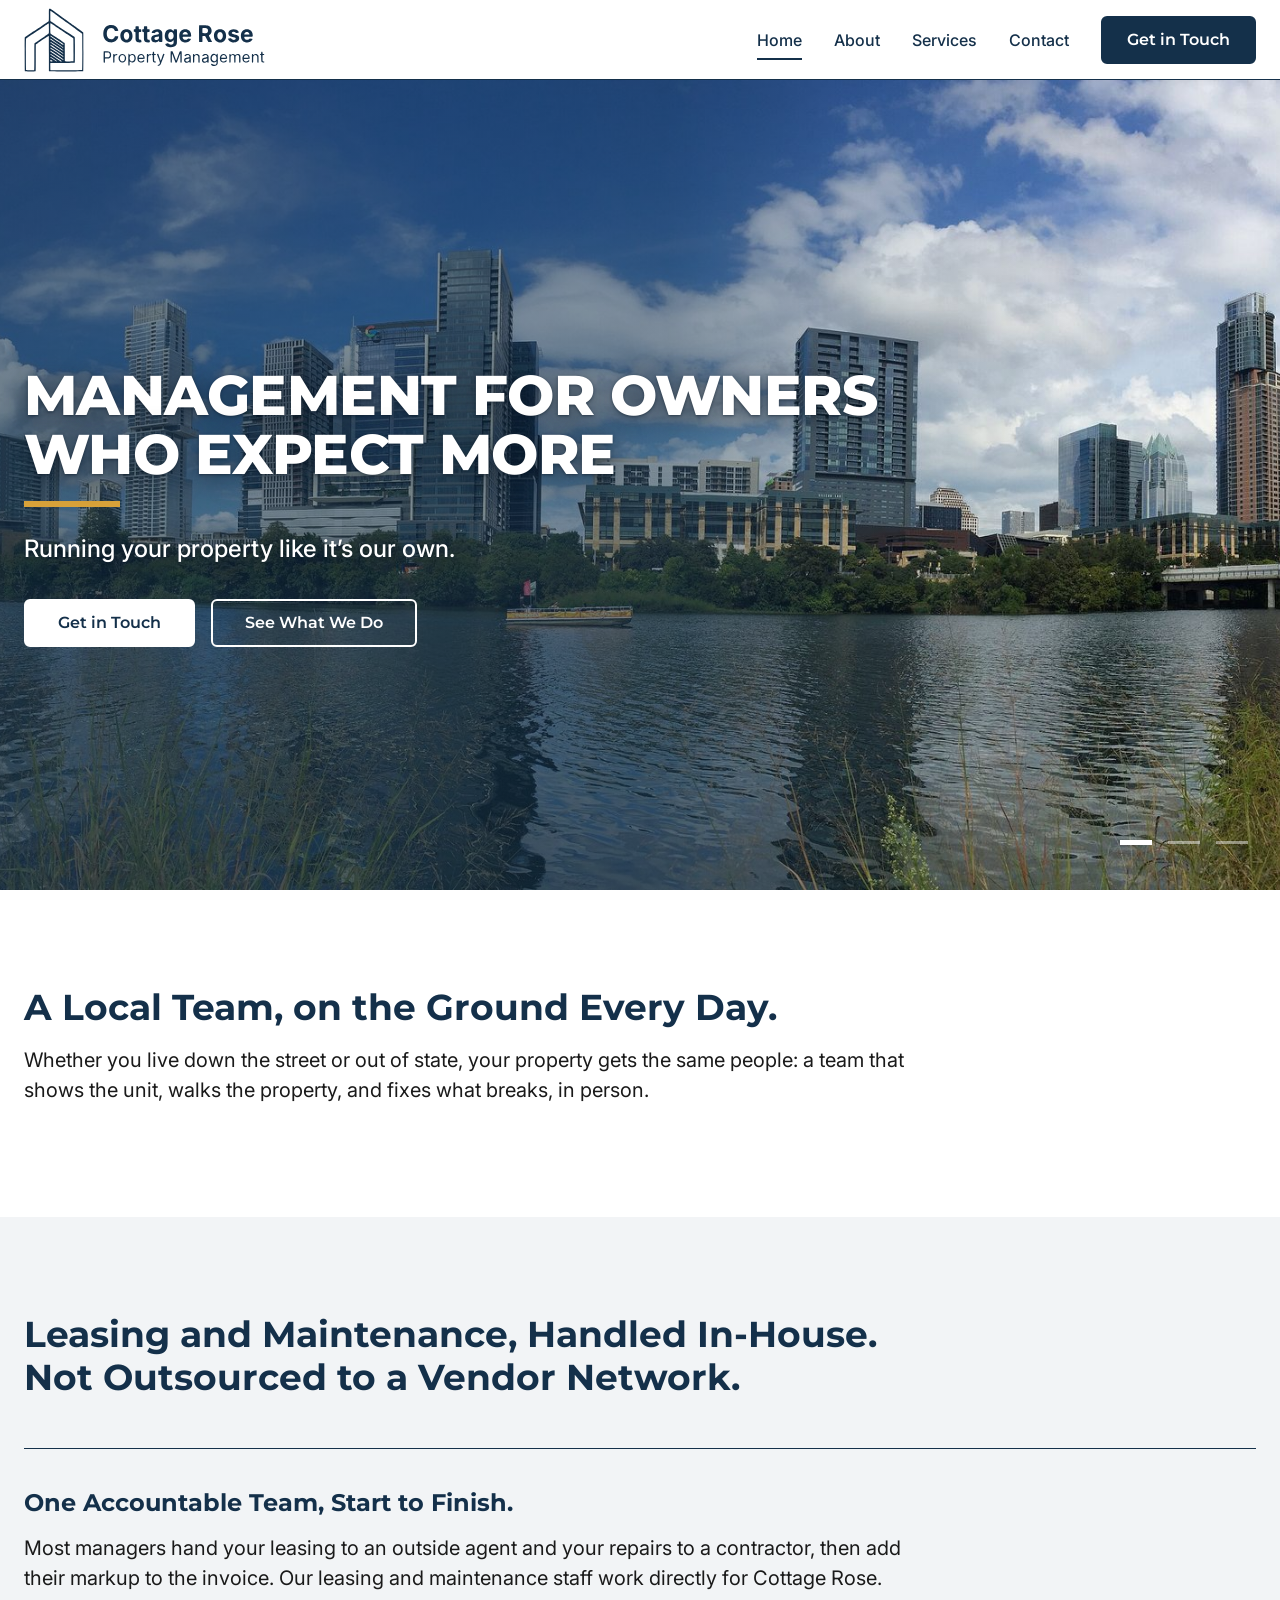
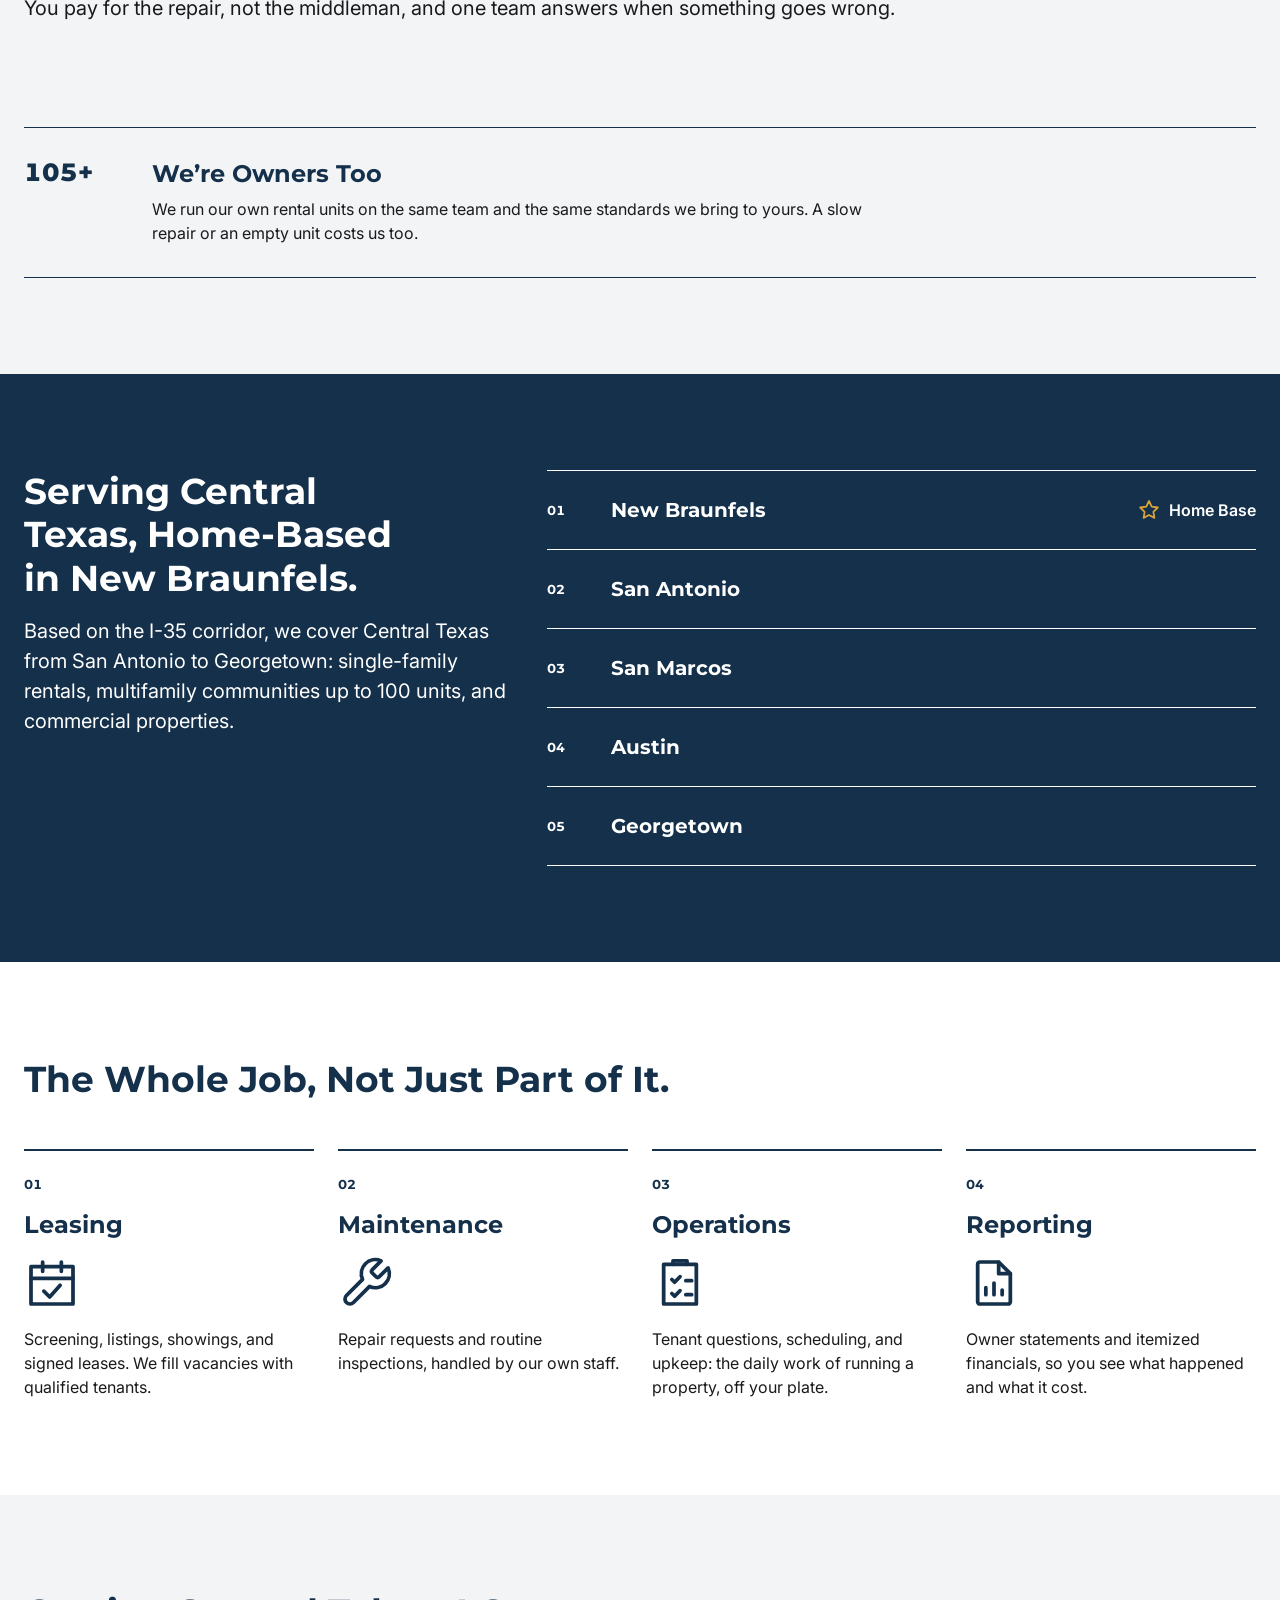
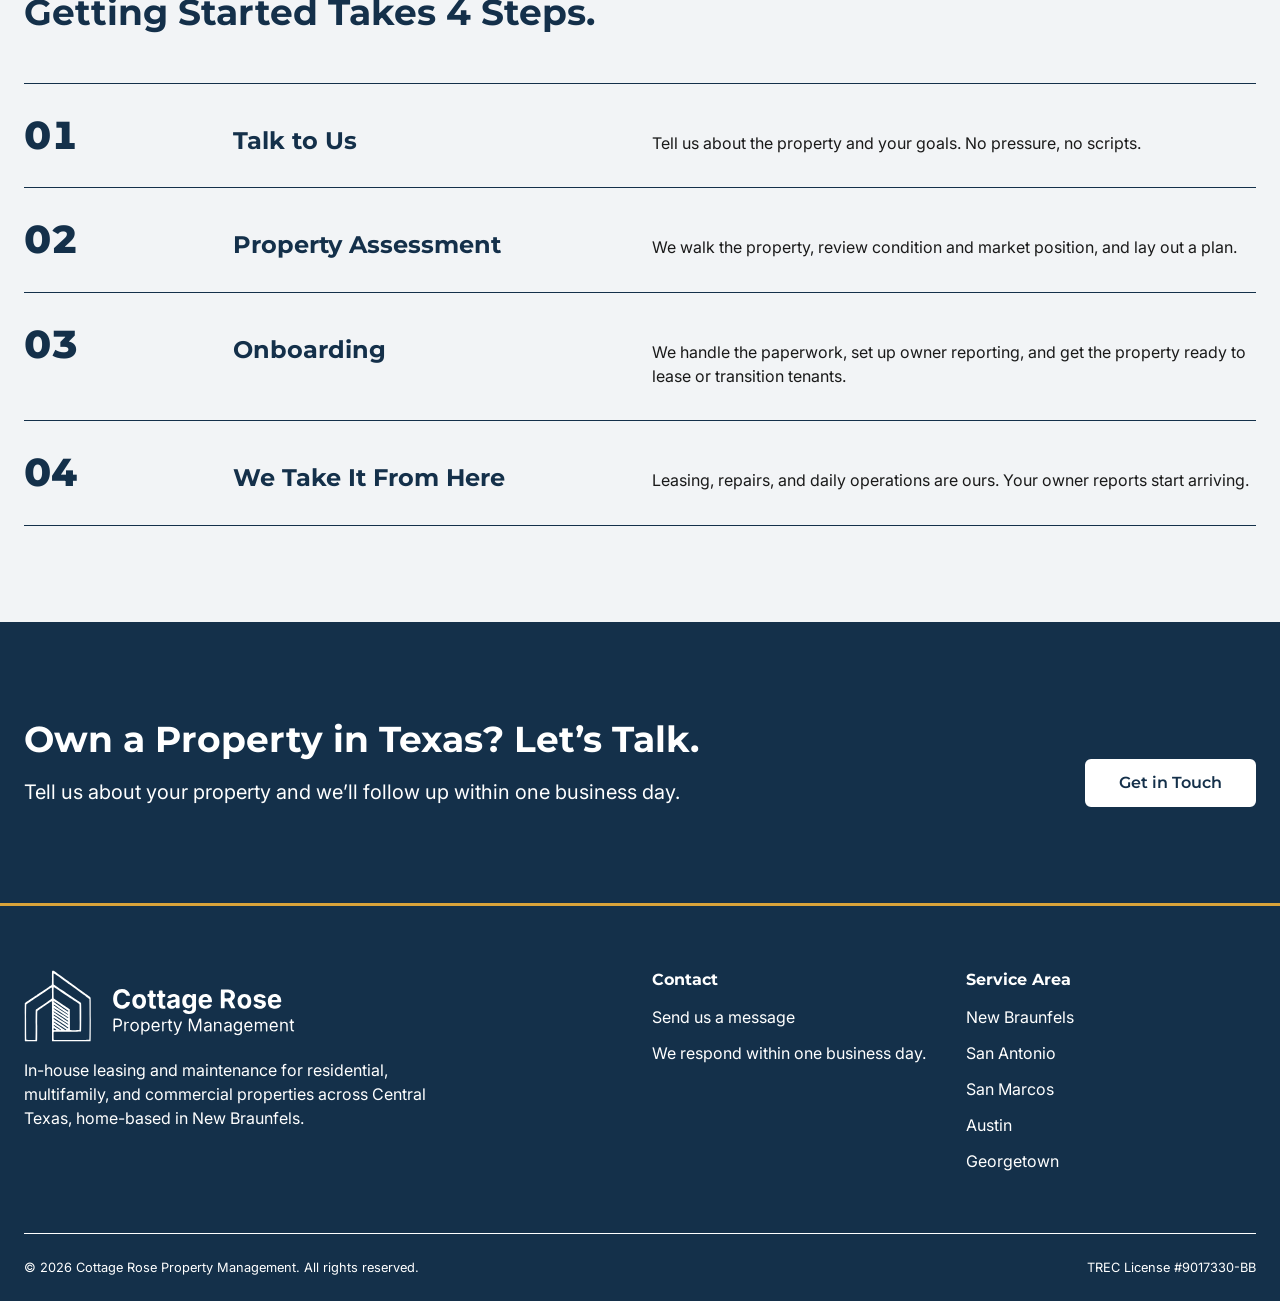
<file: index.html>
<!doctype html>
<html lang="en">
<head>
  <meta charset="UTF-8">
  <meta name="viewport" content="width=device-width, initial-scale=1.0">
  <meta name="color-scheme" content="light">
  <meta name="theme-color" content="#FFFFFF">
  <title>Cottage Rose Management | Property Management Across Central Texas</title>
  <meta name="description" content="Cottage Rose Management is a Central Texas property management firm, home-based in New Braunfels. In-house leasing and maintenance for residential, multifamily, and commercial properties, 1&ndash;100+&nbsp;units, throughout San Antonio, New Braunfels, San Marcos, Austin, and Georgetown.">
  <link rel="canonical" href="https://cottagerosepm.com/">

  <meta property="og:title" content="Cottage Rose Management | Property Management Across Central Texas">
  <meta property="og:description" content="In-house leasing and maintenance for residential, multifamily, and commercial properties across Central Texas &mdash; San Antonio, New Braunfels, San Marcos, Austin, and Georgetown.">
  <meta property="og:type" content="website">
  <meta property="og:url" content="https://cottagerosepm.com/">

  <link rel="icon" href="favicon.svg?v=3" type="image/svg+xml">
  <link rel="icon" href="assets/favicon-32.png?v=3" sizes="32x32" type="image/png">
  <link rel="apple-touch-icon" href="assets/apple-touch-icon.png?v=3">

  <link rel="preconnect" href="https://fonts.googleapis.com">
  <link rel="preconnect" href="https://fonts.gstatic.com" crossorigin>
  <link href="https://fonts.googleapis.com/css2?family=Inter:wght@400;500;600&family=Montserrat:wght@600;700;800&display=swap" rel="stylesheet">

  <link rel="stylesheet" href="styles.css?v=3">
</head>
<body>
  <a class="skip-link" href="#main">Skip to content</a>

  <header class="site-header">
    <div class="container">
      <a href="index.html" class="brand" translate="no"><img src="assets/logo-navy.svg" width="716" height="190" alt="Cottage Rose Property Management"></a>

      <nav class="main-nav" id="main-nav" aria-label="Primary">
        <ul>
          <li><a href="index.html" aria-current="page">Home</a></li>
          <li><a href="about.html">About</a></li>
          <li><a href="services.html">Services</a></li>
          <li><a href="contact.html">Contact</a></li>
        </ul>
        <a href="contact.html" class="btn btn-primary">Get in Touch</a>
      </nav>

      <button class="nav-toggle" id="nav-toggle" aria-label="Toggle menu" aria-expanded="false" aria-controls="main-nav">
        <svg aria-hidden="true" focusable="false" viewBox="0 0 24 24" fill="none" stroke="currentColor" stroke-width="2" stroke-linecap="round"><line x1="3" y1="6" x2="21" y2="6"/><line x1="3" y1="12" x2="21" y2="12"/><line x1="3" y1="18" x2="21" y2="18"/></svg>
      </button>
    </div>
  </header>

  <main id="main">

    <!-- ================= HERO ================= -->
    <section class="hero">
      <div class="hero-slides" role="group" aria-roledescription="carousel" aria-label="Photos of Central Texas">
        <img class="hero-slide is-active" src="assets/austin-skyline.jpg" width="2400" height="897" alt="" fetchpriority="high">
        <img class="hero-slide" src="assets/georgetown-square-hero.jpg" width="2880" height="1920" alt="" decoding="async">
        <img class="hero-slide" src="assets/river-aerial-hero.jpg" width="2560" height="1706" alt="" decoding="async">
      </div>
      <div class="container">
        <div class="hero-copy">
          <h1 class="hero-headline">Management for Owners Who Expect More</h1>
          <p class="lede">Running your property like it’s our own.</p>
          <div class="hero-actions">
            <a href="contact.html" class="btn btn-primary">Get in Touch</a>
            <a href="services.html" class="btn btn-ghost">See What We Do</a>
          </div>
        </div>
        <div class="hero-controls">
          <div class="hero-dots">
            <button type="button" class="hero-dot" aria-label="Show Austin skyline" aria-current="true"></button>
            <button type="button" class="hero-dot" aria-label="Show historic Georgetown square"></button>
            <button type="button" class="hero-dot" aria-label="Show aerial view of a Texas river"></button>
          </div>
        </div>
      </div>
    </section>

    <!-- ================= LOCAL, HANDS-ON MANAGEMENT ================= -->
    <section class="audience-section section-white">
      <div class="container">
        <div class="reveal">
          <h2>A Local Team, on the Ground Every Day.</h2>
          <p class="lede">Whether you live down the street or out of state, your property gets the same people: a team that shows the unit, walks the property, and fixes what breaks, in person.</p>
        </div>
      </div>
    </section>

    <!-- ================= WHY COTTAGE ROSE ================= -->
    <section class="why-section section-gray">
      <div class="container">
        <div class="section-head reveal">
          <h2>Leasing and Maintenance, Handled In&#8209;House. Not Outsourced to a Vendor Network.</h2>
        </div>

        <div class="differentiator reveal">
          <h3>One Accountable Team, Start to Finish.</h3>
          <p class="lede">Most managers hand your leasing to an outside agent and your repairs to a contractor, then add their markup to the invoice. Our leasing and maintenance staff work directly for Cottage Rose. You pay for the repair, not the middleman, and one team answers when something goes wrong.</p>
        </div>

        <div class="reason-list reveal">
          <div class="reason-row">
            <span class="reason-number">105+</span>
            <div>
              <h3>We’re Owners Too</h3>
              <p>We run our own rental units on the same team and the same standards we bring to yours. A slow repair or an empty unit costs us too.</p>
            </div>
          </div>
        </div>
      </div>
    </section>

    <!-- ================= WHERE WE WORK ================= -->
    <section class="section-dark">
      <div class="container">
        <div class="corridor-grid">
          <div class="reveal">
            <h2>Serving Central Texas, Home&#8209;Based in New Braunfels.</h2>
            <p class="lede">Based on the I-35 corridor, we cover Central Texas from San Antonio to Georgetown: single-family rentals, multifamily communities up to 100&nbsp;units, and commercial properties.</p>
          </div>
          <div class="corridor-cities reveal">
            <div class="corridor-city">
              <span class="city-index">01</span>
              <span class="city-name">New Braunfels</span>
              <span class="city-tag"><svg class="city-star" viewBox="0 0 24 24" width="24" height="24" fill="none" stroke="currentColor" stroke-width="1.8" stroke-linejoin="round" aria-hidden="true" focusable="false"><path d="M12 3l2.7 5.6 6.1.9-4.4 4.3 1 6.1L12 17l-5.4 2.9 1-6.1L3.2 9.5l6.1-.9z"/></svg>Home Base</span>
            </div>
            <div class="corridor-city">
              <span class="city-index">02</span>
              <span class="city-name">San Antonio</span>
              <span class="city-tag"></span>
            </div>
            <div class="corridor-city">
              <span class="city-index">03</span>
              <span class="city-name">San Marcos</span>
              <span class="city-tag"></span>
            </div>
            <div class="corridor-city">
              <span class="city-index">04</span>
              <span class="city-name">Austin</span>
              <span class="city-tag"></span>
            </div>
            <div class="corridor-city">
              <span class="city-index">05</span>
              <span class="city-name">Georgetown</span>
              <span class="city-tag"></span>
            </div>
          </div>
        </div>
      </div>
    </section>

    <!-- ================= WHAT WE DO ================= -->
    <section class="section-white">
      <div class="container">
        <div class="section-head reveal">
          <h2>The Whole Job, Not Just Part of It.</h2>
        </div>
        <div class="wwd-grid reveal">
          <div class="wwd-item">
            <span class="wwd-index">01</span>
            <h3>Leasing</h3>
            <svg class="wwd-icon" viewBox="0 0 24 24" width="56" height="56" fill="none" stroke="currentColor" stroke-width="1.6" stroke-linecap="round" stroke-linejoin="round" aria-hidden="true" focusable="false"><rect x="3" y="5" width="18" height="16"/><path d="M3 10h18M8 3v4M16 3v4"/><path d="M8.5 15.5l2.5 2.5 4.5-5"/></svg>
            <p>Screening, listings, showings, and signed leases. We fill vacancies with qualified tenants.</p>
          </div>
          <div class="wwd-item">
            <span class="wwd-index">02</span>
            <h3>Maintenance</h3>
            <svg class="wwd-icon" viewBox="0 0 24 24" width="56" height="56" fill="none" stroke="currentColor" stroke-width="1.6" stroke-linecap="round" stroke-linejoin="round" aria-hidden="true" focusable="false"><path d="M14.7 6.3a1 1 0 0 0 0 1.4l1.6 1.6a1 1 0 0 0 1.4 0l3.77-3.77a6 6 0 0 1-7.94 7.94l-6.91 6.91a2.12 2.12 0 0 1-3-3l6.91-6.91a6 6 0 0 1 7.94-7.94l-3.76 3.76z"/></svg>
            <p>Repair requests and routine inspections, handled by our own staff.</p>
          </div>
          <div class="wwd-item">
            <span class="wwd-index">03</span>
            <h3>Operations</h3>
            <svg class="wwd-icon" viewBox="0 0 24 24" width="56" height="56" fill="none" stroke="currentColor" stroke-width="1.6" stroke-linecap="round" stroke-linejoin="round" aria-hidden="true" focusable="false"><rect x="5" y="4" width="14" height="17"/><path d="M9 4V2.5h6V4"/><path d="M8.5 10.5l1.2 1.2 2.3-2.4M8.5 16.5l1.2 1.2 2.3-2.4M14.5 11h2.5M14.5 17h2.5"/></svg>
            <p>Tenant questions, scheduling, and upkeep: the daily work of running a property, off your plate.</p>
          </div>
          <div class="wwd-item">
            <span class="wwd-index">04</span>
            <h3>Reporting</h3>
            <svg class="wwd-icon" viewBox="0 0 24 24" width="56" height="56" fill="none" stroke="currentColor" stroke-width="1.6" stroke-linecap="round" stroke-linejoin="round" aria-hidden="true" focusable="false"><path d="M14 3H6a1 1 0 0 0-1 1v16a1 1 0 0 0 1 1h12a1 1 0 0 0 1-1V8z"/><path d="M14 3v5h5"/><path d="M8.5 17v-3M12 17v-5M15.5 17v-2"/></svg>
            <p>Owner statements and itemized financials, so you see what happened and what it cost.</p>
          </div>
        </div>
      </div>
    </section>

    <!-- ================= HOW IT WORKS ================= -->
    <section class="section-gray">
      <div class="container">
        <div class="section-head reveal">
          <h2>Getting Started Takes 4 Steps.</h2>
        </div>
        <div class="steps">
          <div class="step reveal">
            <span class="step-index">01</span>
            <h3>Talk to Us</h3>
            <p>Tell us about the property and your goals. No pressure, no scripts.</p>
          </div>
          <div class="step reveal">
            <span class="step-index">02</span>
            <h3>Property Assessment</h3>
            <p>We walk the property, review condition and market position, and lay out a plan.</p>
          </div>
          <div class="step reveal">
            <span class="step-index">03</span>
            <h3>Onboarding</h3>
            <p>We handle the paperwork, set up owner reporting, and get the property ready to lease or transition tenants.</p>
          </div>
          <div class="step reveal">
            <span class="step-index">04</span>
            <h3>We Take It From Here</h3>
            <p>Leasing, repairs, and daily operations are ours. Your owner reports start arriving.</p>
          </div>
        </div>
      </div>
    </section>

    <!-- TODO: add owner testimonials once available. Uncomment and populate when cleared for public use. -->
    <!--
    <section class="section-white">
      <div class="container">
        <div class="section-head reveal">
          <h2>Hear From Owners We Work With</h2>
        </div>
        <div class="grid grid-3">
          <div class="card reveal">
            <p>"Quote goes here."</p>
            <p class="hint">&mdash; Owner name, City</p>
          </div>
        </div>
      </div>
    </section>
    -->

    <!-- ================= CLOSING CTA ================= -->
    <section class="cta-band">
      <div class="container">
        <div class="reveal">
          <h2>Own a Property in Texas? Let’s Talk.</h2>
          <p class="lede">Tell us about your property and we’ll follow up within one business day.</p>
          <div class="hero-actions">
            <a href="contact.html" class="btn btn-primary">Get in Touch</a>
          </div>
        </div>
      </div>
    </section>

  </main>

  <footer class="site-footer">
    <div class="container">
      <div class="footer-grid">
        <div>
          <a href="index.html" class="footer-brand" translate="no"><img src="assets/logo-white.svg" width="716" height="190" loading="lazy" alt="Cottage Rose Property Management"></a>
          <p>In-house leasing and maintenance for residential, multifamily, and commercial properties across Central Texas, home-based in New Braunfels.</p>
        </div>
        <div>
          <h2>Contact</h2>
          <ul>
            <li><a href="contact.html">Send us a message</a></li>
            <li>We respond within one business day.</li>
          </ul>
        </div>
        <div>
          <h2>Service Area</h2>
          <ul>
            <li>New Braunfels</li>
            <li>San Antonio</li>
            <li>San Marcos</li>
            <li>Austin</li>
            <li>Georgetown</li>
          </ul>
        </div>
      </div>
      <div class="footer-bottom">
        <p>&copy; 2026 Cottage Rose Property Management. All rights reserved.</p>
        <p>TREC License&nbsp;#9017330-BB</p>
      </div>
    </div>
  </footer>

  <script src="main.js?v=3"></script>
</body>
</html>
</file>
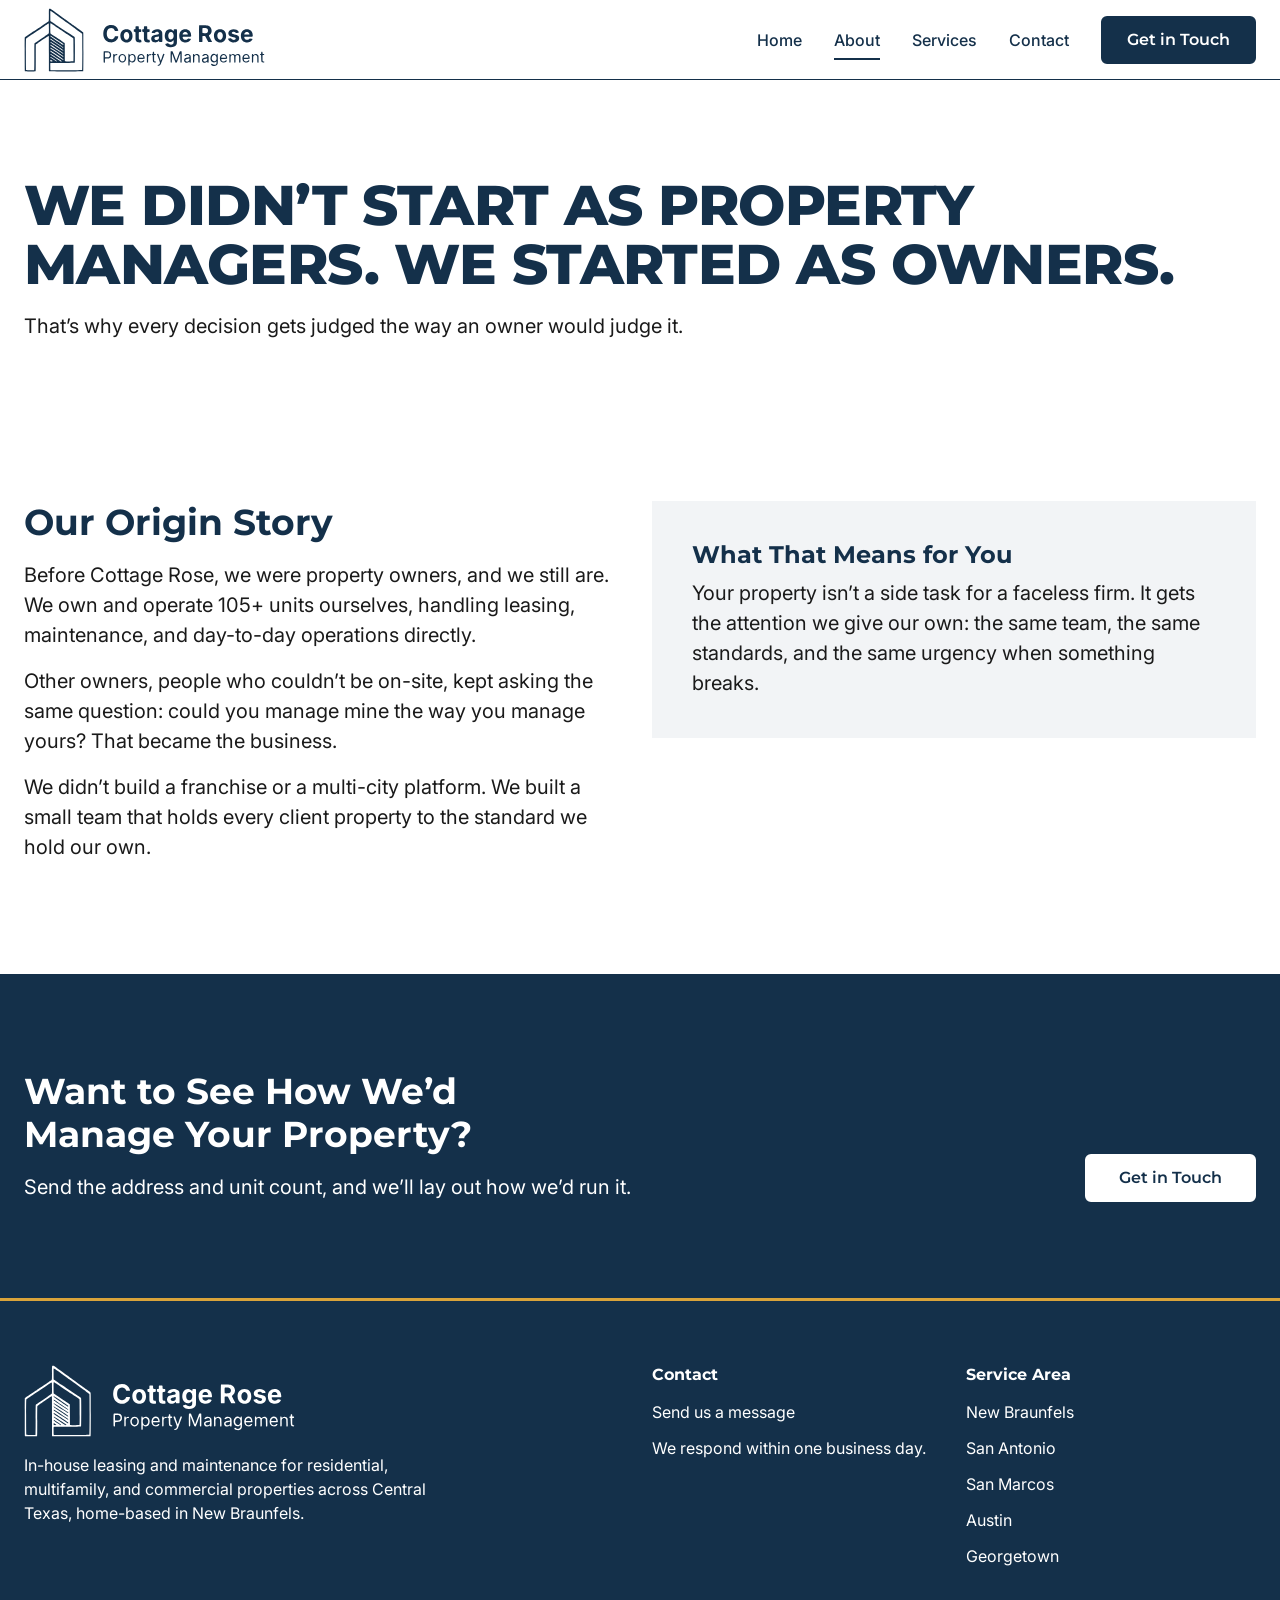
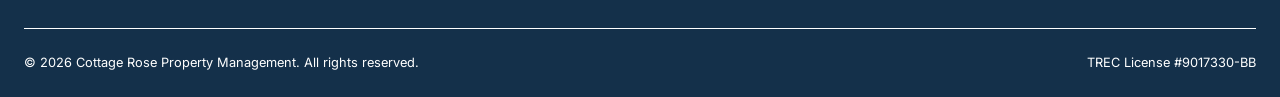
<file: about.html>
<!doctype html>
<html lang="en">
<head>
  <meta charset="UTF-8">
  <meta name="viewport" content="width=device-width, initial-scale=1.0">
  <meta name="color-scheme" content="light">
  <meta name="theme-color" content="#FFFFFF">
  <title>About Cottage Rose Management | Central Texas Owner-Operators</title>
  <meta name="description" content="Cottage Rose Property Management started as property owners, not property managers. We own and manage 105+&nbsp;units of our own in the area, and manage every client property to that same standard.">
  <link rel="canonical" href="https://cottagerosepm.com/about.html">
  <link rel="icon" href="favicon.svg?v=3" type="image/svg+xml">
  <link rel="icon" href="assets/favicon-32.png?v=3" sizes="32x32" type="image/png">
  <link rel="apple-touch-icon" href="assets/apple-touch-icon.png?v=3">

  <link rel="preconnect" href="https://fonts.googleapis.com">
  <link rel="preconnect" href="https://fonts.gstatic.com" crossorigin>
  <link href="https://fonts.googleapis.com/css2?family=Inter:wght@400;500;600&family=Montserrat:wght@600;700;800&display=swap" rel="stylesheet">

  <link rel="stylesheet" href="styles.css?v=3">
</head>
<body>
  <a class="skip-link" href="#main">Skip to content</a>

  <header class="site-header">
    <div class="container">
      <a href="index.html" class="brand" translate="no"><img src="assets/logo-navy.svg" width="716" height="190" alt="Cottage Rose Property Management"></a>

      <nav class="main-nav" id="main-nav" aria-label="Primary">
        <ul>
          <li><a href="index.html">Home</a></li>
          <li><a href="about.html" aria-current="page">About</a></li>
          <li><a href="services.html">Services</a></li>
          <li><a href="contact.html">Contact</a></li>
        </ul>
        <a href="contact.html" class="btn btn-primary">Get in Touch</a>
      </nav>

      <button class="nav-toggle" id="nav-toggle" aria-label="Toggle menu" aria-expanded="false" aria-controls="main-nav">
        <svg aria-hidden="true" focusable="false" viewBox="0 0 24 24" fill="none" stroke="currentColor" stroke-width="2" stroke-linecap="round"><line x1="3" y1="6" x2="21" y2="6"/><line x1="3" y1="12" x2="21" y2="12"/><line x1="3" y1="18" x2="21" y2="18"/></svg>
      </button>
    </div>
  </header>

  <main id="main">

    <section class="page-hero">
      <div class="container">
        <h1>We Didn’t Start as Property Managers. We Started as Owners.</h1>
        <p class="lede">That’s why every decision gets judged the way an owner would judge it.</p>
      </div>
    </section>

    <section class="section-white origin-story">
      <div class="container two-col">
        <div class="reveal">
          <h2>Our Origin Story</h2>
          <p>Before Cottage Rose, we were property owners, and we still are. We own and operate 105+&nbsp;units ourselves, handling leasing, maintenance, and day-to-day operations directly.</p>
          <p>Other owners, people who couldn’t be on-site, kept asking the same question: could you manage mine the way you manage yours? That became the business.</p>
          <p>We didn’t build a franchise or a multi-city platform. We built a small team that holds every client property to the standard we hold our own.</p>
        </div>
        <div class="reveal">
          <div class="callout">
            <h3>What That Means for You</h3>
            <p>Your property isn’t a side task for a faceless firm. It gets the attention we give our own: the same team, the same standards, and the same urgency when something breaks.</p>
          </div>
        </div>
      </div>
    </section>

    <section class="cta-band">
      <div class="container">
        <div class="reveal">
          <h2>Want to See How We’d Manage Your Property?</h2>
          <p class="lede">Send the address and unit count, and we’ll lay out how we’d run it.</p>
          <div class="hero-actions">
            <a href="contact.html" class="btn btn-primary">Get in Touch</a>
          </div>
        </div>
      </div>
    </section>

  </main>

  <footer class="site-footer">
    <div class="container">
      <div class="footer-grid">
        <div>
          <a href="index.html" class="footer-brand" translate="no"><img src="assets/logo-white.svg" width="716" height="190" loading="lazy" alt="Cottage Rose Property Management"></a>
          <p>In-house leasing and maintenance for residential, multifamily, and commercial properties across Central Texas, home-based in New Braunfels.</p>
        </div>
        <div>
          <h2>Contact</h2>
          <ul>
            <li><a href="contact.html">Send us a message</a></li>
            <li>We respond within one business day.</li>
          </ul>
        </div>
        <div>
          <h2>Service Area</h2>
          <ul>
            <li>New Braunfels</li>
            <li>San Antonio</li>
            <li>San Marcos</li>
            <li>Austin</li>
            <li>Georgetown</li>
          </ul>
        </div>
      </div>
      <div class="footer-bottom">
        <p>&copy; 2026 Cottage Rose Property Management. All rights reserved.</p>
        <p>TREC License&nbsp;#9017330-BB</p>
      </div>
    </div>
  </footer>

  <script src="main.js?v=3"></script>
</body>
</html>
</file>
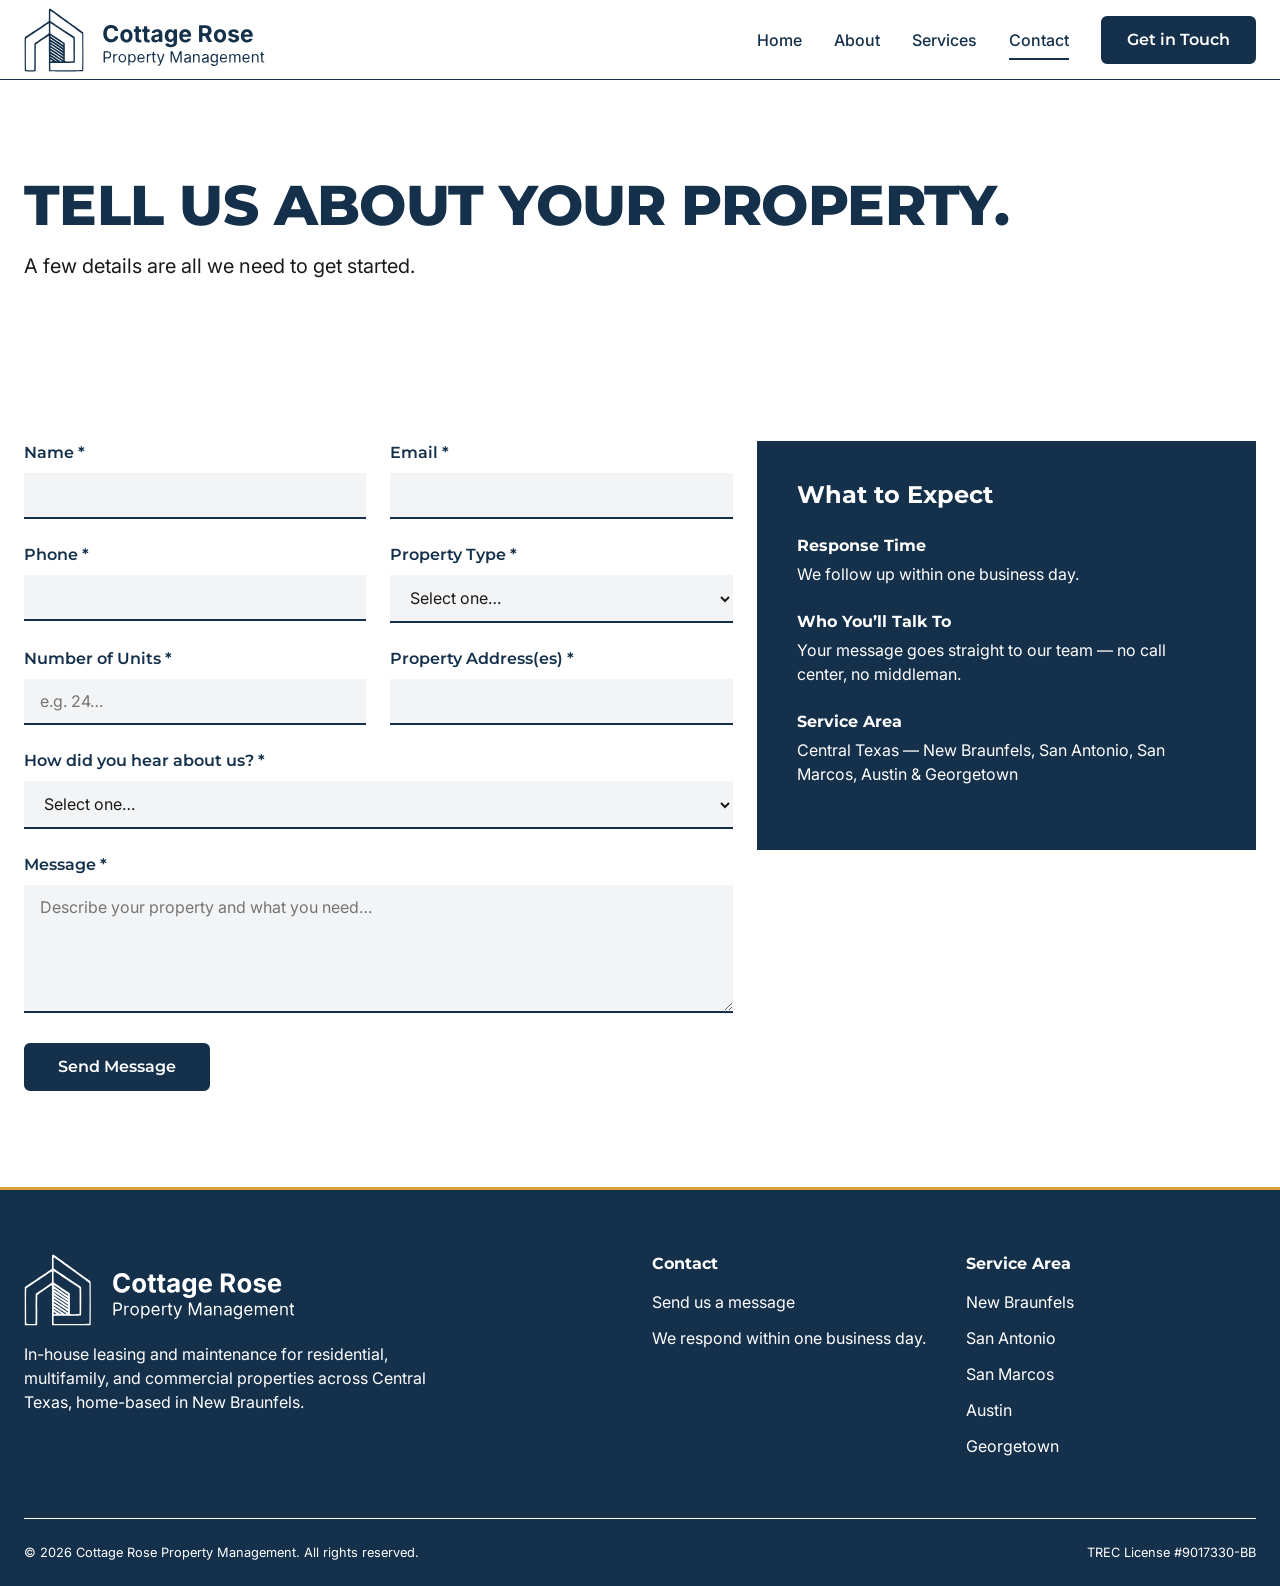
<file: contact.html>
<!doctype html>
<html lang="en">
<head>
  <meta charset="UTF-8">
  <meta name="viewport" content="width=device-width, initial-scale=1.0">
  <meta name="color-scheme" content="light">
  <meta name="theme-color" content="#FFFFFF">
  <title>Contact Cottage Rose Property Management | Central Texas</title>
  <meta name="description" content="Tell us about your property. Cottage Rose Property Management follows up within one business day on residential, multifamily, and commercial properties across Central Texas &mdash; New Braunfels, San Antonio, San Marcos, Austin, and Georgetown.">
  <link rel="canonical" href="https://cottagerosepm.com/contact.html">
  <link rel="icon" href="favicon.svg?v=3" type="image/svg+xml">
  <link rel="icon" href="assets/favicon-32.png?v=3" sizes="32x32" type="image/png">
  <link rel="apple-touch-icon" href="assets/apple-touch-icon.png?v=3">

  <link rel="preconnect" href="https://fonts.googleapis.com">
  <link rel="preconnect" href="https://fonts.gstatic.com" crossorigin>
  <link href="https://fonts.googleapis.com/css2?family=Inter:wght@400;500;600&family=Montserrat:wght@600;700;800&display=swap" rel="stylesheet">

  <link rel="stylesheet" href="styles.css?v=3">
</head>
<body>
  <a class="skip-link" href="#main">Skip to content</a>

  <header class="site-header">
    <div class="container">
      <a href="index.html" class="brand" translate="no"><img src="assets/logo-navy.svg" width="716" height="190" alt="Cottage Rose Property Management"></a>

      <nav class="main-nav" id="main-nav" aria-label="Primary">
        <ul>
          <li><a href="index.html">Home</a></li>
          <li><a href="about.html">About</a></li>
          <li><a href="services.html">Services</a></li>
          <li><a href="contact.html" aria-current="page">Contact</a></li>
        </ul>
        <a href="contact.html" class="btn btn-primary">Get in Touch</a>
      </nav>

      <button class="nav-toggle" id="nav-toggle" aria-label="Toggle menu" aria-expanded="false" aria-controls="main-nav">
        <svg aria-hidden="true" focusable="false" viewBox="0 0 24 24" fill="none" stroke="currentColor" stroke-width="2" stroke-linecap="round"><line x1="3" y1="6" x2="21" y2="6"/><line x1="3" y1="12" x2="21" y2="12"/><line x1="3" y1="18" x2="21" y2="18"/></svg>
      </button>
    </div>
  </header>

  <main id="main">

    <section class="page-hero">
      <div class="container">
        <h1>Tell Us About Your Property.</h1>
        <p class="lede">A few details are all we need to get started.</p>
      </div>
    </section>

    <section class="section-white">
      <div class="container">
        <div class="contact-layout">

          <div class="contact-form reveal">
            <form id="contact-form" action="https://formspree.io/f/xaewpzgv" method="POST">
              <input type="hidden" name="_subject" value="New inquiry from Cottage Rose Property Management site">
              <div class="hp-field" aria-hidden="true">
                <label for="_gotcha">Leave this field empty</label>
                <input type="text" id="_gotcha" name="_gotcha" tabindex="-1" autocomplete="off">
              </div>

              <div class="form-row-group cols-2">
                <div class="form-row">
                  <label for="name">Name <span aria-hidden="true">*</span></label>
                  <input type="text" id="name" name="name" required autocomplete="name">
                </div>
                <div class="form-row">
                  <label for="email">Email <span aria-hidden="true">*</span></label>
                  <input type="email" id="email" name="email" required autocomplete="email" spellcheck="false">
                </div>
              </div>

              <div class="form-row-group cols-2">
                <div class="form-row">
                  <label for="phone">Phone <span aria-hidden="true">*</span></label>
                  <input type="tel" id="phone" name="phone" required autocomplete="tel">
                </div>
                <div class="form-row">
                  <label for="property-type">Property Type <span aria-hidden="true">*</span></label>
                  <select id="property-type" name="property_type" required autocomplete="off">
                    <option value="" disabled selected>Select one&hellip;</option>
                    <option value="Residential">Residential</option>
                    <option value="Multifamily">Multifamily</option>
                    <option value="Commercial">Commercial</option>
                    <option value="Other">Other</option>
                  </select>
                </div>
              </div>

              <div class="form-row-group cols-2">
                <div class="form-row">
                  <label for="units">Number of Units <span aria-hidden="true">*</span></label>
                  <input type="text" id="units" name="units" required autocomplete="off" inputmode="numeric" placeholder="e.g. 24…">
                </div>
                <div class="form-row">
                  <label for="address">Property Address(es) <span aria-hidden="true">*</span></label>
                  <input type="text" id="address" name="address" required autocomplete="street-address">
                </div>
              </div>

              <div class="form-row">
                <label for="source">How did you hear about us? <span aria-hidden="true">*</span></label>
                <select id="source" name="source" required autocomplete="off">
                  <option value="" disabled selected>Select one&hellip;</option>
                  <option value="Referral">Referral</option>
                  <option value="Search">Search</option>
                  <option value="Social">Social</option>
                  <option value="Recommended by AI">Recommended by AI (ChatGPT, Claude, Gemini, etc.)</option>
                  <option value="Other">Other</option>
                </select>
              </div>

              <div class="form-row">
                <label for="message">Message <span aria-hidden="true">*</span></label>
                <textarea id="message" name="message" required autocomplete="off" placeholder="Describe your property and what you need…"></textarea>
              </div>

              <button type="submit" class="btn btn-primary">Send Message</button>

              <div id="form-status" class="form-status" role="status" aria-live="polite"></div>
            </form>

            <div id="form-success" class="form-success-panel" tabindex="-1" role="status" hidden>
              <h2 class="as-h3">Thank You!</h2>
              <p>Got it. We’ll reach out within one business day.</p>
            </div>
          </div>

          <aside class="contact-info-card reveal">
            <h2 class="as-h3">What to Expect</h2>
            <ul class="contact-list">
              <li>
                <span class="label">Response Time</span>
                We follow up within one business day.
              </li>
              <li>
                <span class="label">Who You’ll Talk To</span>
                Your message goes straight to our team &mdash; no call center, no middleman.
              </li>
              <li>
                <span class="label">Service Area</span>
                Central Texas &mdash; New Braunfels, San Antonio, San Marcos, Austin &amp; Georgetown
              </li>
            </ul>
          </aside>

        </div>
      </div>
    </section>

  </main>

  <footer class="site-footer">
    <div class="container">
      <div class="footer-grid">
        <div>
          <a href="index.html" class="footer-brand" translate="no"><img src="assets/logo-white.svg" width="716" height="190" loading="lazy" alt="Cottage Rose Property Management"></a>
          <p>In-house leasing and maintenance for residential, multifamily, and commercial properties across Central Texas, home-based in New Braunfels.</p>
        </div>
        <div>
          <h2>Contact</h2>
          <ul>
            <li><a href="contact.html">Send us a message</a></li>
            <li>We respond within one business day.</li>
          </ul>
        </div>
        <div>
          <h2>Service Area</h2>
          <ul>
            <li>New Braunfels</li>
            <li>San Antonio</li>
            <li>San Marcos</li>
            <li>Austin</li>
            <li>Georgetown</li>
          </ul>
        </div>
      </div>
      <div class="footer-bottom">
        <p>&copy; 2026 Cottage Rose Property Management. All rights reserved.</p>
        <p>TREC License&nbsp;#9017330-BB</p>
      </div>
    </div>
  </footer>

  <!-- TODO: add owner testimonials once available -->

  <script src="main.js?v=3"></script>
</body>
</html>
</file>
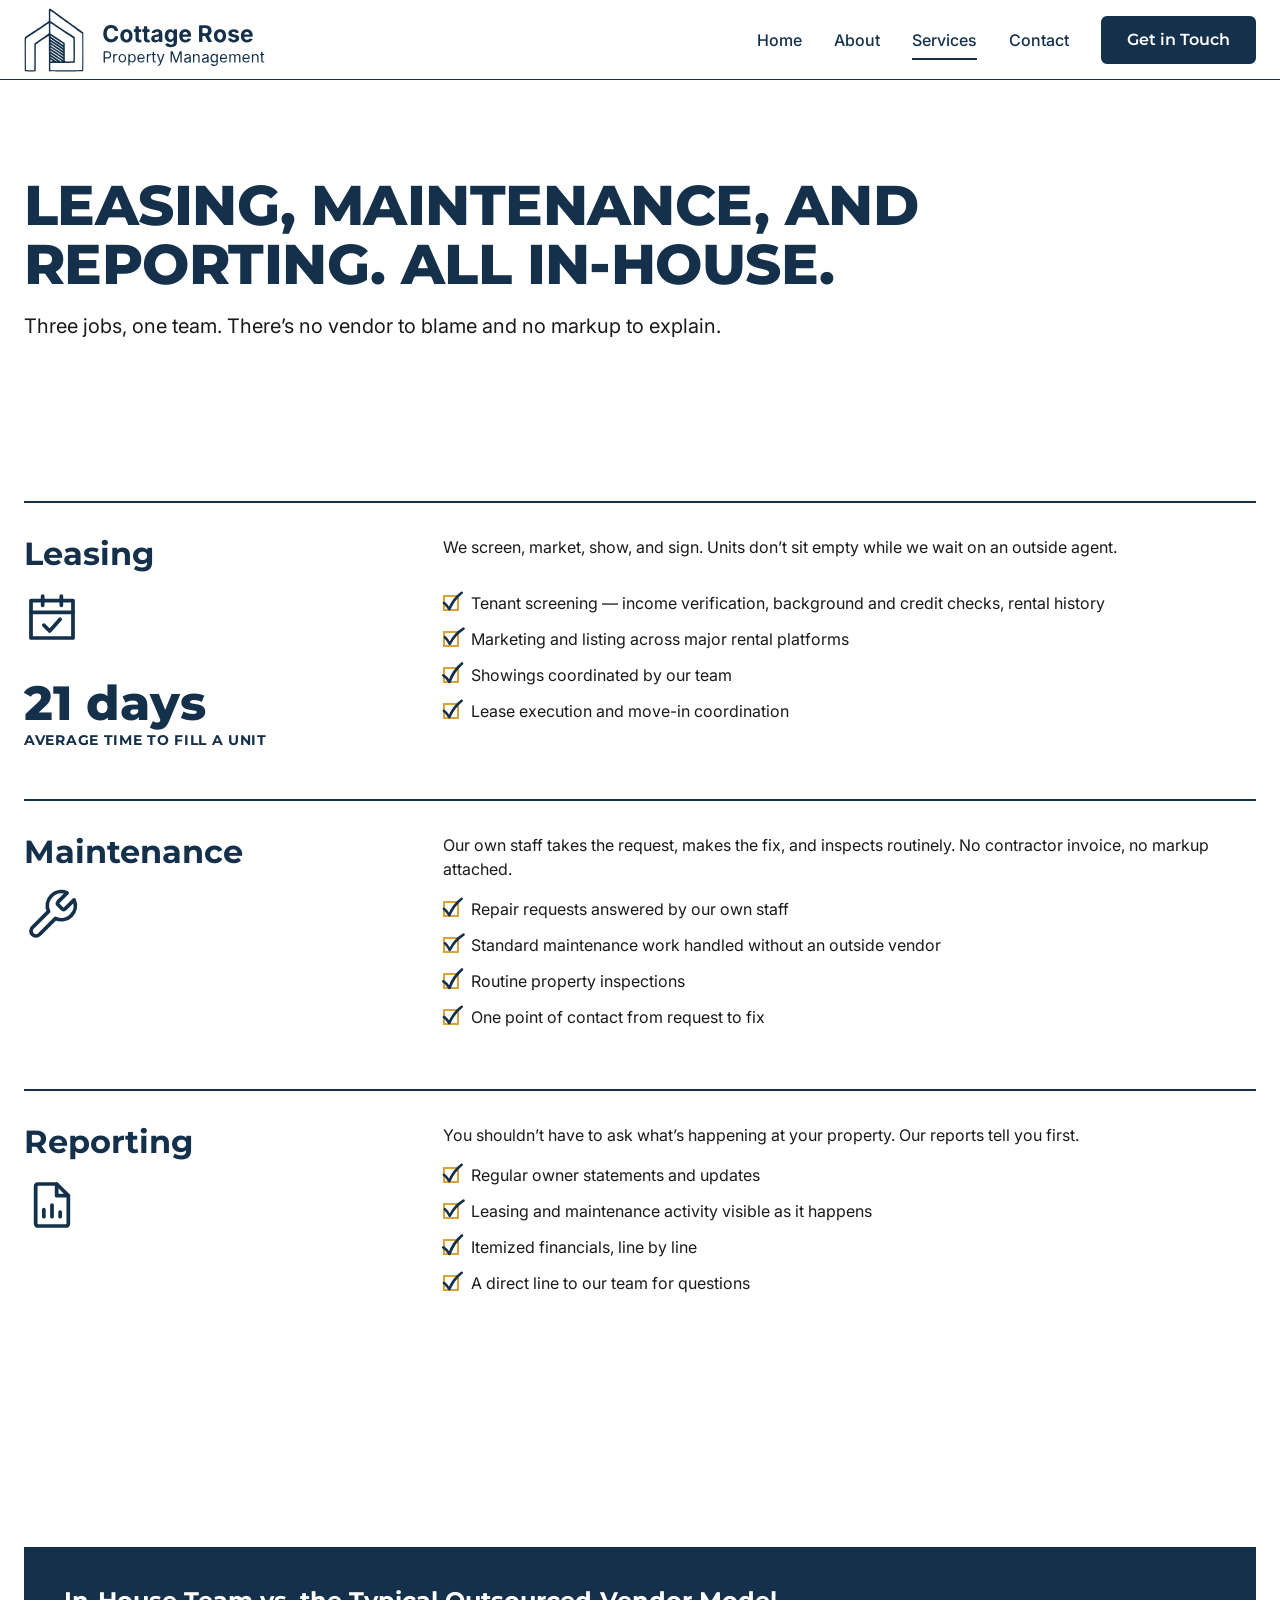
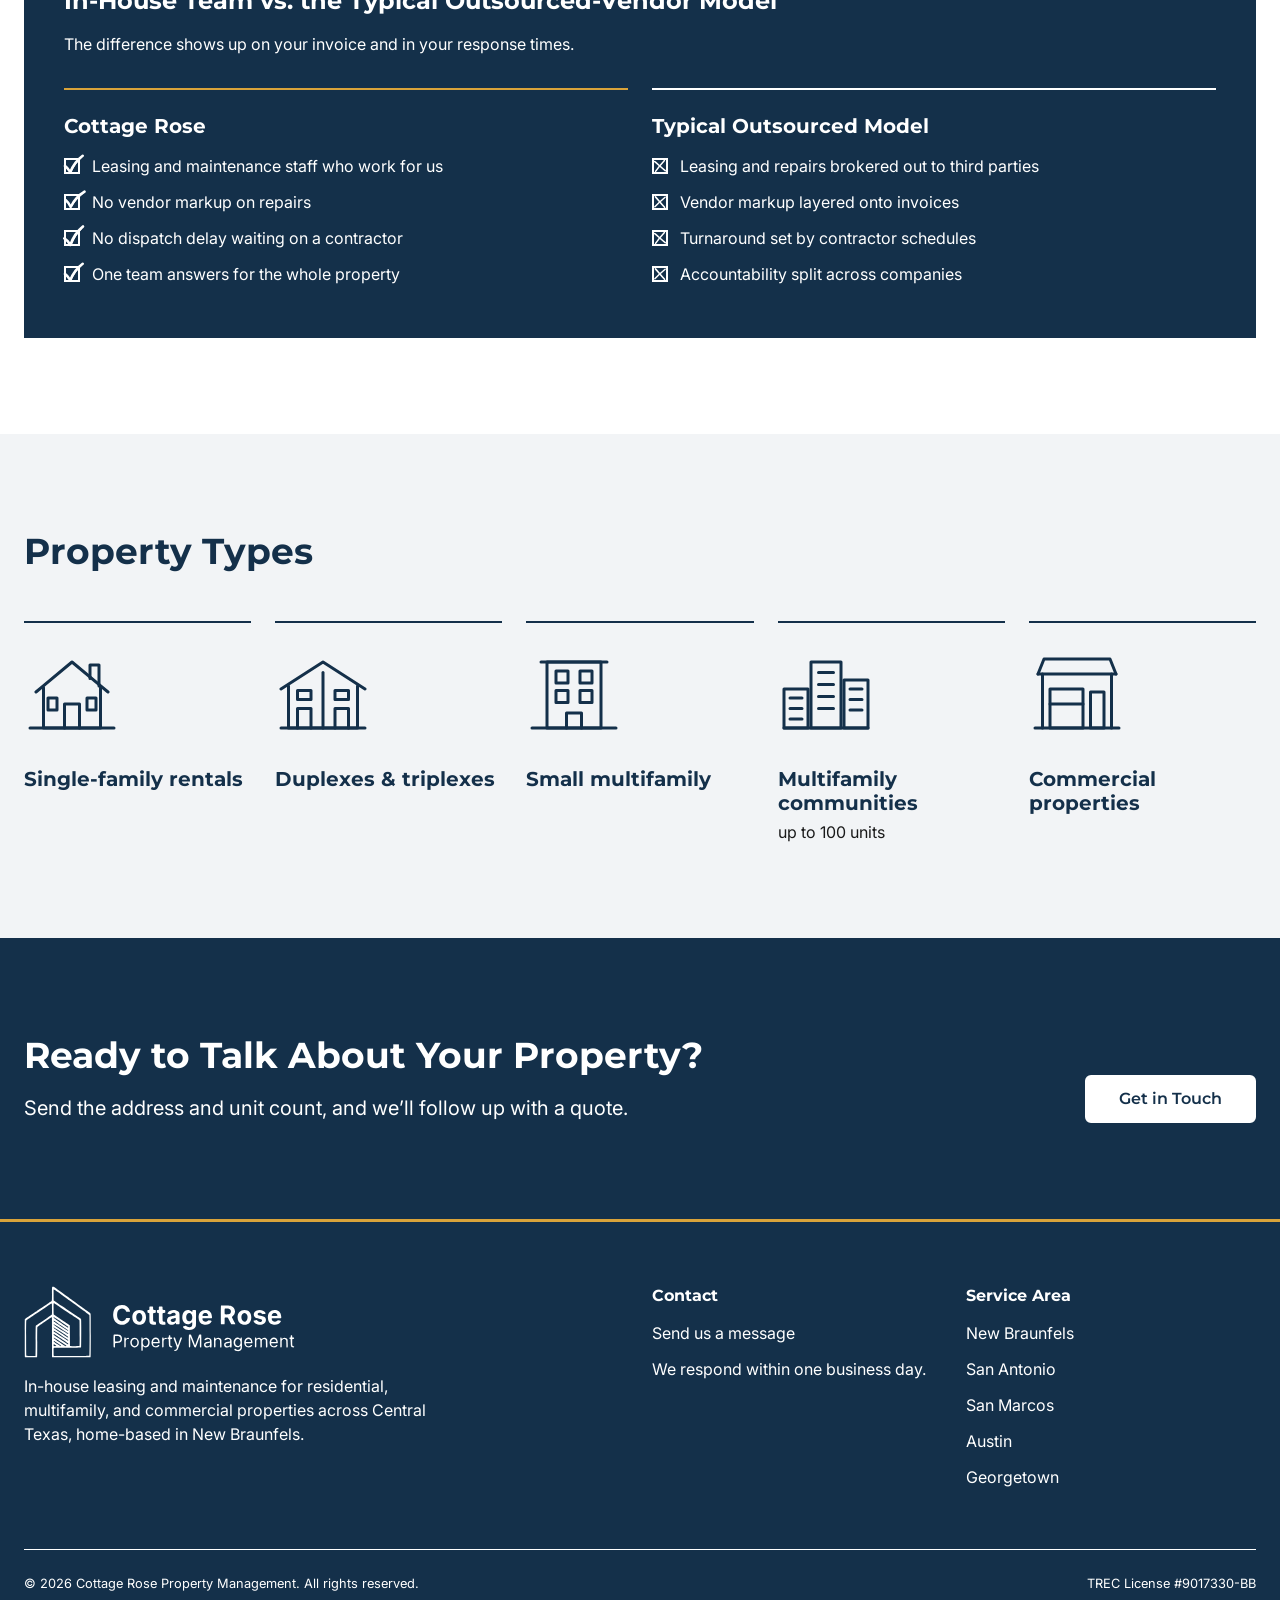
<file: services.html>
<!doctype html>
<html lang="en">
<head>
  <meta charset="UTF-8">
  <meta name="viewport" content="width=device-width, initial-scale=1.0">
  <meta name="color-scheme" content="light">
  <meta name="theme-color" content="#FFFFFF">
  <title>Services | In-House Leasing &amp; Maintenance | Cottage Rose Management</title>
  <meta name="description" content="In-house leasing and maintenance for residential, multifamily, and commercial properties, 1&ndash;100+&nbsp;units, across Central Texas &mdash; New Braunfels, San Antonio, San Marcos, Austin, and Georgetown. No third-party vendor markup.">
  <link rel="canonical" href="https://cottagerosepm.com/services.html">
  <link rel="icon" href="favicon.svg?v=3" type="image/svg+xml">
  <link rel="icon" href="assets/favicon-32.png?v=3" sizes="32x32" type="image/png">
  <link rel="apple-touch-icon" href="assets/apple-touch-icon.png?v=3">

  <link rel="preconnect" href="https://fonts.googleapis.com">
  <link rel="preconnect" href="https://fonts.gstatic.com" crossorigin>
  <link href="https://fonts.googleapis.com/css2?family=Inter:wght@400;500;600&family=Montserrat:wght@600;700;800&display=swap" rel="stylesheet">

  <link rel="stylesheet" href="styles.css?v=3">
</head>
<body>
  <a class="skip-link" href="#main">Skip to content</a>

  <header class="site-header">
    <div class="container">
      <a href="index.html" class="brand" translate="no"><img src="assets/logo-navy.svg" width="716" height="190" alt="Cottage Rose Property Management"></a>

      <nav class="main-nav" id="main-nav" aria-label="Primary">
        <ul>
          <li><a href="index.html">Home</a></li>
          <li><a href="about.html">About</a></li>
          <li><a href="services.html" aria-current="page">Services</a></li>
          <li><a href="contact.html">Contact</a></li>
        </ul>
        <a href="contact.html" class="btn btn-primary">Get in Touch</a>
      </nav>

      <button class="nav-toggle" id="nav-toggle" aria-label="Toggle menu" aria-expanded="false" aria-controls="main-nav">
        <svg aria-hidden="true" focusable="false" viewBox="0 0 24 24" fill="none" stroke="currentColor" stroke-width="2" stroke-linecap="round"><line x1="3" y1="6" x2="21" y2="6"/><line x1="3" y1="12" x2="21" y2="12"/><line x1="3" y1="18" x2="21" y2="18"/></svg>
      </button>
    </div>
  </header>

  <main id="main">

    <section class="page-hero">
      <div class="container">
        <h1>Leasing, Maintenance, and Reporting. All In-House.</h1>
        <p class="lede">Three jobs, one team. There’s no vendor to blame and no markup to explain.</p>
      </div>
    </section>

    <section class="section-white">
      <div class="container">
        <div class="services-stack">
          <div class="pillar reveal">
            <div class="pillar-head">            <h2 class="as-h3"><svg class="pillar-icon" viewBox="0 0 24 24" width="56" height="56" fill="none" stroke="currentColor" stroke-width="1.6" stroke-linecap="round" stroke-linejoin="round" aria-hidden="true" focusable="false"><rect x="3" y="5" width="18" height="16"/><path d="M3 10h18M8 3v4M16 3v4"/><path d="M8.5 15.5l2.5 2.5 4.5-5"/></svg>Leasing</h2>
            <div class="pillar-stat"><span class="num">21&nbsp;days</span><span class="label">Average time to fill a unit</span></div>
            </div>
            <p>We screen, market, show, and sign. Units don’t sit empty while we wait on an outside agent.</p>
            <ul>
              <li>Tenant screening &mdash; income verification, background and credit checks, rental history</li>
              <li>Marketing and listing across major rental platforms</li>
              <li>Showings coordinated by our team</li>
              <li>Lease execution and move-in coordination</li>
            </ul>
          </div>
          <div class="pillar reveal">
            <div class="pillar-head">            <h2 class="as-h3"><svg class="pillar-icon" viewBox="0 0 24 24" width="56" height="56" fill="none" stroke="currentColor" stroke-width="1.6" stroke-linecap="round" stroke-linejoin="round" aria-hidden="true" focusable="false"><path d="M14.7 6.3a1 1 0 0 0 0 1.4l1.6 1.6a1 1 0 0 0 1.4 0l3.77-3.77a6 6 0 0 1-7.94 7.94l-6.91 6.91a2.12 2.12 0 0 1-3-3l6.91-6.91a6 6 0 0 1 7.94-7.94l-3.76 3.76z"/></svg>Maintenance</h2>
            </div>
            <p>Our own staff takes the request, makes the fix, and inspects routinely. No contractor invoice, no markup attached.</p>
            <ul>
              <li>Repair requests answered by our own staff</li>
              <li>Standard maintenance work handled without an outside vendor</li>
              <li>Routine property inspections</li>
              <li>One point of contact from request to fix</li>
            </ul>
          </div>
          <div class="pillar reveal">
            <div class="pillar-head">            <h2 class="as-h3"><svg class="pillar-icon" viewBox="0 0 24 24" width="56" height="56" fill="none" stroke="currentColor" stroke-width="1.6" stroke-linecap="round" stroke-linejoin="round" aria-hidden="true" focusable="false"><path d="M14 3H6a1 1 0 0 0-1 1v16a1 1 0 0 0 1 1h12a1 1 0 0 0 1-1V8z"/><path d="M14 3v5h5"/><path d="M8.5 17v-3M12 17v-5M15.5 17v-2"/></svg>Reporting</h2>
            </div>
            <p>You shouldn’t have to ask what’s happening at your property. Our reports tell you first.</p>
            <ul>
              <li>Regular owner statements and updates</li>
              <li>Leasing and maintenance activity visible as it happens</li>
              <li>Itemized financials, line by line</li>
              <li>A direct line to our team for questions</li>
            </ul>
          </div>
        </div>
      </div>
    </section>

    <section>
      <div class="container">
        <div class="comparison reveal">
          <h2 class="as-h3">In-House Team vs. the Typical Outsourced-Vendor Model</h2>
          <p>The difference shows up on your invoice and in your response times.</p>
          <div class="comparison-grid">
            <div class="comparison-col us">
              <h3>Cottage Rose</h3>
              <ul>
                <li>Leasing and maintenance staff who work for us</li>
                <li>No vendor markup on repairs</li>
                <li>No dispatch delay waiting on a contractor</li>
                <li>One team answers for the whole property</li>
              </ul>
            </div>
            <div class="comparison-col them">
              <h3>Typical Outsourced Model</h3>
              <ul>
                <li>Leasing and repairs brokered out to third parties</li>
                <li>Vendor markup layered onto invoices</li>
                <li>Turnaround set by contractor schedules</li>
                <li>Accountability split across companies</li>
              </ul>
            </div>
          </div>
        </div>
      </div>
    </section>

    <section class="section-gray">
      <div class="container">
        <div class="section-head align-left reveal">
          <h2>Property Types</h2>
        </div>
        <ul class="property-types reveal">
            <li class="ptype"><svg class="ptype-icon" viewBox="0 0 64 64" width="72" height="72" fill="none" stroke="currentColor" stroke-width="2" stroke-linecap="round" stroke-linejoin="round" aria-hidden="true" focusable="false"><path d="M8 30 32 10l24 20"/><path d="M44 21v-9h6v14"/><path d="M13 27v27h38V27"/><path d="M27 54V38h10v16"/><rect x="42" y="34" width="6" height="8"/><rect x="16" y="34" width="6" height="8"/><path d="M4 54h56"/></svg><span class="ptype-label">Single-family rentals</span></li>
            <li class="ptype"><svg class="ptype-icon" viewBox="0 0 64 64" width="72" height="72" fill="none" stroke="currentColor" stroke-width="2" stroke-linecap="round" stroke-linejoin="round" aria-hidden="true" focusable="false"><path d="M4 28 32 10l28 18"/><path d="M9 26v28h46V26"/><path d="M32 17v37"/><path d="M15 54V41h9v13M40 54V41h9v13"/><rect x="15" y="29" width="9" height="6"/><rect x="40" y="29" width="9" height="6"/><path d="M4 54h56"/></svg><span class="ptype-label">Duplexes &amp; triplexes</span></li>
            <li class="ptype"><svg class="ptype-icon" viewBox="0 0 64 64" width="72" height="72" fill="none" stroke="currentColor" stroke-width="2" stroke-linecap="round" stroke-linejoin="round" aria-hidden="true" focusable="false"><path d="M10 10h44"/><rect x="14" y="10" width="36" height="44"/><rect x="20" y="16" width="8" height="8"/><rect x="36" y="16" width="8" height="8"/><rect x="20" y="29" width="8" height="8"/><rect x="36" y="29" width="8" height="8"/><path d="M27 54V44h10v10"/><path d="M4 54h56"/></svg><span class="ptype-label">Small multifamily</span></li>
            <li class="ptype"><svg class="ptype-icon" viewBox="0 0 64 64" width="72" height="72" fill="none" stroke="currentColor" stroke-width="2" stroke-linecap="round" stroke-linejoin="round" aria-hidden="true" focusable="false"><rect x="4" y="28" width="16" height="26"/><rect x="22" y="10" width="20" height="44"/><rect x="44" y="22" width="16" height="32"/><path d="M8 34h8M8 41h8M8 48h8M27 17h10M27 25h10M27 33h10M27 41h10M48 28h8M48 35h8M48 42h8"/><path d="M4 54h56"/></svg><span class="ptype-label">Multifamily communities <span class="ptype-note">up to 100&nbsp;units</span></span></li>
            <li class="ptype"><svg class="ptype-icon" viewBox="0 0 64 64" width="72" height="72" fill="none" stroke="currentColor" stroke-width="2" stroke-linecap="round" stroke-linejoin="round" aria-hidden="true" focusable="false"><path d="M6 18 10 8h44l4 10"/><path d="M6 18h52"/><path d="M9 18v36M55 18v36"/><rect x="14" y="28" width="22" height="26"/><rect x="41" y="30" width="9" height="24"/><path d="M14 38h22"/><path d="M4 54h56"/></svg><span class="ptype-label">Commercial properties</span></li>
          </ul>
      </div>
    </section>

    <section class="cta-band">
      <div class="container">
        <div class="reveal">
          <h2>Ready to Talk About Your Property?</h2>
          <p class="lede">Send the address and unit count, and we’ll follow up with a quote.</p>
          <div class="hero-actions">
            <a href="contact.html" class="btn btn-primary">Get in Touch</a>
          </div>
        </div>
      </div>
    </section>

  </main>

  <footer class="site-footer">
    <div class="container">
      <div class="footer-grid">
        <div>
          <a href="index.html" class="footer-brand" translate="no"><img src="assets/logo-white.svg" width="716" height="190" loading="lazy" alt="Cottage Rose Property Management"></a>
          <p>In-house leasing and maintenance for residential, multifamily, and commercial properties across Central Texas, home-based in New Braunfels.</p>
        </div>
        <div>
          <h2>Contact</h2>
          <ul>
            <li><a href="contact.html">Send us a message</a></li>
            <li>We respond within one business day.</li>
          </ul>
        </div>
        <div>
          <h2>Service Area</h2>
          <ul>
            <li>New Braunfels</li>
            <li>San Antonio</li>
            <li>San Marcos</li>
            <li>Austin</li>
            <li>Georgetown</li>
          </ul>
        </div>
      </div>
      <div class="footer-bottom">
        <p>&copy; 2026 Cottage Rose Property Management. All rights reserved.</p>
        <p>TREC License&nbsp;#9017330-BB</p>
      </div>
    </div>
  </footer>

  <script src="main.js?v=3"></script>
</body>
</html>
</file>
<file: styles.css>
/* ==========================================================================
   Cottage Rose Property Management — shared stylesheet
   System: flat, open, square-cornered. Five brand colors only.
   Type: 1.25 modular scale · Spacing: 4/8px grid · Layout: 12 columns, 24px gutter
   ========================================================================== */

:root {
  /* brand palette — no tints, gradients or shadows */
  --white: #FFFFFF;
  --ink: #1A1A1A;
  --navy: #14304A;
  --gold: #D9A33A;
  --gray: #F2F4F6;

  --font-head: "Montserrat", "Segoe UI", system-ui, sans-serif;
  --font-sans: "Inter", -apple-system, BlinkMacSystemFont, "Segoe UI", sans-serif;

  --container: 1520px;
  --gutter: 1.5rem;
  --header-h: 80px;
}

/* ---------- reset ---------- */
*, *::before, *::after { box-sizing: border-box; }
html {
  scroll-behavior: smooth;
  scroll-padding-top: 96px; /* sticky header + breathing room */
  color-scheme: light;
  -webkit-tap-highlight-color: rgba(20, 48, 74, 0.15);
}
[id] { scroll-margin-top: 96px; }
a, button, input, select, textarea, label { touch-action: manipulation; }
@media (prefers-reduced-motion: reduce) {
  html { scroll-behavior: auto; }
  *, *::before, *::after {
    animation-duration: 0.01ms !important;
    animation-iteration-count: 1 !important;
    transition-duration: 0.01ms !important;
    scroll-behavior: auto !important;
  }
}

body {
  margin: 0;
  overflow-x: clip;
  background: var(--white);
  color: var(--ink);
  font-family: var(--font-sans);
  font-size: 1rem;
  line-height: 1.5;
  -webkit-font-smoothing: antialiased;
}

img { max-width: 100%; height: auto; display: block; }
a { color: inherit; }
h1, h2, h3, h4 {
  font-family: var(--font-head);
  color: var(--navy);
  line-height: 1.2;
  margin: 0 0 1rem;
  font-weight: 700;
}
h1, h2, h3 { text-wrap: balance; }
p { margin: 0 0 1rem; }
ul { margin: 0; padding: 0; list-style: none; }

h1 {
  font-size: clamp(2.5rem, 5vw, 3.5rem);
  font-weight: 800;
  line-height: 1.06;
  letter-spacing: -0.01em;
  text-transform: uppercase;
}
h2 { font-size: clamp(1.75rem, 3vw, 2.25rem); }
h3, .as-h3 { font-size: clamp(1.25rem, 2vw, 1.5rem); }

.lede {
  font-size: 1.25rem;
  max-width: 68ch;
  text-wrap: pretty;
}

/* ---------- focus ---------- */
a:focus-visible,
button:focus-visible,
input:focus-visible,
textarea:focus-visible,
select:focus-visible,
[tabindex="-1"]:focus-visible {
  outline: 2px solid var(--navy);
  outline-offset: 3px;
}
.section-dark a:focus-visible,
.site-footer a:focus-visible,
.contact-info-card a:focus-visible,
.section-dark .btn:focus-visible { outline-color: var(--white); }

.skip-link {
  position: absolute;
  left: -9999px;
  top: 0;
  background: var(--navy);
  color: var(--white);
  padding: 0.75rem 1.25rem;
  z-index: 1000;
}
.skip-link:focus { left: 0; top: 0; }

.container {
  max-width: var(--container);
  margin: 0 auto;
  padding: 0 max(var(--gutter), env(safe-area-inset-right)) 0 max(var(--gutter), env(safe-area-inset-left));
}

section { padding: clamp(4rem, 8vw, 6rem) 0; }

/* ---------- buttons: square navy blocks ---------- */
.btn {
  display: inline-flex;
  align-items: center;
  justify-content: center;
  min-height: 3rem;
  padding: 0 2rem;
  font-family: var(--font-head);
  font-weight: 600;
  font-size: 1rem;
  line-height: 1.25;
  text-decoration: none;
  border: 2px solid var(--navy);
  border-radius: 6px;
  cursor: pointer;
  transition: background-color 0.18s ease, color 0.18s ease, border-color 0.18s ease;
}
.btn-primary, .btn-solid-dark { background: var(--navy); color: var(--white); }
.btn-primary:hover, .btn-solid-dark:hover { background: var(--white); color: var(--navy); }
.btn-ghost { background: transparent; color: var(--navy); }
.btn-ghost:hover { background: var(--navy); color: var(--white); }
.section-dark .btn-primary,
.btn-ghost-light { background: var(--white); color: var(--navy); border-color: var(--white); }
.section-dark .btn-primary:hover,
.btn-ghost-light:hover { background: transparent; color: var(--white); }

/* ---------- header ---------- */
.site-header {
  position: sticky;
  top: 0;
  z-index: 100;
  height: var(--header-h);
  background: var(--white);
  border-bottom: 1px solid var(--navy);
}
.site-header .container {
  display: flex;
  align-items: center;
  justify-content: space-between;
  height: 100%;
}
.brand, .footer-brand {
  display: flex;
  align-items: center;
  gap: 0.75rem;
  min-width: 0;
  text-decoration: none;
  color: var(--navy);
}
.brand img { height: 64px; width: auto; }
.footer-brand img { height: 72px; width: auto; }

.main-nav { display: flex; align-items: center; gap: 2rem; }
.main-nav ul { display: flex; gap: 2rem; }
.main-nav a:not(.btn) {
  text-decoration: none;
  font-weight: 500;
  color: var(--navy);
  padding: 0.5rem 0;
  border-bottom: 2px solid transparent;
  transition: border-color 0.15s ease;
}
.main-nav a:not(.btn):hover,
.main-nav a[aria-current="page"] { border-bottom-color: var(--navy); }
.main-nav a.btn { padding: 0 1.5rem; }

.nav-toggle {
  font: inherit;
  display: none;
  background: none;
  border: none;
  cursor: pointer;
  padding: 0.75rem;
  color: var(--navy);
}
.nav-toggle svg { width: 24px; height: 24px; }

@media (max-width: 860px) {
  .nav-toggle { display: inline-flex; }
  .main-nav {
    position: fixed;
    inset: var(--header-h) 0 0 0;
    background: var(--white);
    flex-direction: column;
    align-items: flex-start;
    padding: 2rem var(--gutter);
    gap: 1.5rem;
    transform: translateX(100%);
    visibility: hidden;
    transition: transform 0.25s ease, visibility 0s linear 0.25s;
    overflow-y: auto;
    overscroll-behavior: contain;
  }
  .main-nav.is-open { transform: translateX(0); visibility: visible; transition-delay: 0s; }
  .main-nav ul { flex-direction: column; gap: 1rem; width: 100%; }
  .main-nav a:not(.btn) { font-size: 1.25rem; display: block; }
  .main-nav .btn { width: 100%; }
}

/* ---------- hero: full-bleed Austin skyline, text on a solid panel ---------- */
.hero {
  position: relative;
  isolation: isolate;
  display: flex;
  align-items: flex-end;
  min-height: clamp(36rem, 90vh, 56rem);
  padding: 0;
  background: var(--navy);
}
.hero-slides { position: absolute; inset: 0; z-index: -2; }
.hero-slide {
  position: absolute;
  inset: 0;
  width: 100%;
  height: 100%;
  object-fit: cover;
  object-position: center 30%;
  opacity: 0;
  transition: opacity 1.2s ease;
}
.hero-slide.is-active { opacity: 1; }
.hero-slide:nth-child(2) { object-position: center 72%; }
.hero-slide:nth-child(3) { object-position: center 42%; }
@media (prefers-reduced-motion: reduce) { .hero-slide { transition: none; } }

/* soft navy tint, strongest behind the text and fading out across the skyline */
.hero::before {
  content: "";
  position: absolute;
  inset: 0;
  z-index: -1;
  background: linear-gradient(90deg, rgba(20, 48, 74, 0.6) 0%, rgba(20, 48, 74, 0.52) 52%, rgba(20, 48, 74, 0.2) 68%, rgba(20, 48, 74, 0) 86%);
}
.hero .container { position: relative; width: 100%; padding-top: clamp(4rem, 8vw, 6rem); padding-bottom: clamp(11.25rem, 19vw, 18.25rem); }
.hero-copy { color: var(--white); }
.hero-copy h1, .hero-copy .lede { color: var(--white); }
.hero .btn-primary { background: var(--white); color: var(--navy); border-color: var(--white); }
.hero .btn-primary:hover { background: transparent; color: var(--white); }
.hero .btn-ghost { color: var(--white); border-color: var(--white); }
.hero .btn-ghost:hover { background: var(--white); color: var(--navy); }
.hero a:focus-visible { outline-color: var(--white); }
.hero-headline { max-width: 20em; margin-bottom: 1.5rem; }
.hero-copy h1, .hero-copy .lede { text-shadow: 0 1px 3px rgba(8, 22, 36, 0.55), 0 4px 28px rgba(8, 22, 36, 0.7); }
.hero-headline::after { content: ""; display: block; width: 96px; height: 6px; margin-top: 1rem; background: var(--gold); }
.hero-copy .lede { margin-bottom: 0; max-width: 52ch; font-size: 1.5rem; font-weight: 500; }
.hero-actions { display: flex; flex-wrap: wrap; gap: 1rem; margin-top: 2rem; }
@media (max-width: 699px) {
  .hero-slide { object-position: 56% 30%; }
  .hero-slide:nth-child(2) { object-position: 30% 72%; }
  .hero-slide:nth-child(3) { object-position: 60% 42%; }
  .hero-copy .lede { font-size: 1.25rem; }
}
@media (min-width: 900px) {
  .hero .container { display: grid; grid-template-columns: repeat(12, 1fr); column-gap: var(--gutter); }
  .hero-copy { grid-column: 1 / span 10; }
}

/* slideshow controls */
.hero-controls { position: absolute; right: var(--gutter); bottom: 1.5rem; display: flex; align-items: center; gap: 0.5rem; }
.hero-dot { display: inline-flex; align-items: center; justify-content: center; width: 48px; height: 48px; padding: 0; background: transparent; border: 0; color: var(--white); cursor: pointer; }
.hero-dots { display: flex; }
.hero-dot::before { content: ""; width: 32px; height: 3px; background: var(--white); opacity: 0.45; transition: opacity 0.2s ease, height 0.2s ease; }
.hero-dot:hover::before { opacity: 0.8; }
.hero-dot[aria-current="true"]::before { opacity: 1; height: 5px; }
.hero-controls button:focus-visible { outline: 2px solid var(--white); outline-offset: 2px; }

/* ---------- layout helpers ---------- */
.card { background: var(--gray); padding: 2rem; }
.grid { display: grid; gap: var(--gutter); }
@media (min-width: 700px) {
  .grid-3 { grid-template-columns: repeat(3, 1fr); }
  .grid-2 { grid-template-columns: repeat(2, 1fr); }
  .grid-4 { grid-template-columns: repeat(4, 1fr); }
}

/* ---------- reveal on scroll ---------- */
.reveal {
  opacity: 0;
  transform: translateY(16px);
  transition: opacity 0.6s ease, transform 0.6s ease;
}
.reveal.is-visible { opacity: 1; transform: translateY(0); }
@media (prefers-reduced-motion: reduce) {
  .reveal { opacity: 1; transform: none; transition: none; }
}

/* ---------- section variants ---------- */
.section-white { background: var(--white); }
.section-gray { background: var(--gray); }
.section-dark, .cta-band-dark { background: var(--navy); color: var(--white); }
.section-dark h2, .section-dark h3 { color: var(--white); }

.section-head { max-width: 56rem; margin: 0 0 3rem; }
.section-head.align-left { margin-left: 0; }

/* ---------- audience ---------- */
.audience-section .container > div { max-width: 56rem; }

/* ---------- differentiator + reasons ---------- */
.differentiator { border-top: 1px solid var(--navy); padding: clamp(2rem, 4vw, 2.5rem) 0; margin-bottom: 3rem; }
.reason-list { border-top: 1px solid var(--navy); }
.reason-row {
  display: grid;
  grid-template-columns: auto 1fr;
  gap: 1.5rem 2rem;
  padding: 2rem 0;
  border-bottom: 1px solid var(--navy);
  align-items: start;
}
@media (min-width: 700px) { .reason-row { grid-template-columns: 96px 1fr; } }
.reason-number { font-family: var(--font-head); font-weight: 800; font-size: 1.563rem; color: var(--navy); line-height: 1; font-variant-numeric: tabular-nums; }
.reason-row h3 { margin-bottom: 0.5rem; }
.reason-row p { margin: 0; max-width: 72ch; text-wrap: pretty; }
.brand, .corridor-city > *, .reason-row > * { min-width: 0; }

/* ---------- where we work (navy) ---------- */
.corridor-grid { display: grid; gap: 3rem var(--gutter); }
@media (min-width: 860px) {
  .corridor-grid { grid-template-columns: repeat(12, 1fr); }
  .corridor-grid > :first-child { grid-column: span 5; }
  .corridor-grid > :last-child { grid-column: span 7; }
}
.corridor-cities { border-top: 1px solid var(--white); }
.corridor-city {
  display: grid;
  grid-template-columns: 3rem 1fr auto;
  align-items: center;
  gap: 1rem;
  padding: 1.5rem 0;
  border-bottom: 1px solid var(--white);
}
.corridor-city .city-index { font-family: var(--font-head); font-weight: 700; font-size: 0.8rem; font-variant-numeric: tabular-nums; }
.corridor-city .city-name { font-family: var(--font-head); font-weight: 700; font-size: 1.25rem; }
.corridor-city .city-tag { display: inline-flex; align-items: center; gap: 0.5rem; font-size: 1rem; font-weight: 600; text-align: right; }
.city-star { flex: none; width: 24px; height: 24px; color: var(--gold); }

/* ---------- what we do: open columns, navy rule on top ---------- */
.wwd-grid { display: grid; gap: 2rem var(--gutter); }
@media (min-width: 700px) { .wwd-grid { grid-template-columns: repeat(4, 1fr); } }
.wwd-item { border-top: 2px solid var(--navy); padding-top: 1.5rem; }
.wwd-item .wwd-index {
  display: block;
  margin-bottom: 1rem;
  font-family: var(--font-head);
  font-weight: 700;
  font-size: 0.8rem;
  color: var(--navy);
  font-variant-numeric: tabular-nums;
}
.wwd-item h3 { margin-bottom: 1rem; }
.wwd-icon { display: block; width: 56px; height: 56px; margin-bottom: 1rem; color: var(--navy); }
.wwd-item p { margin: 0; }

/* ---------- how it works: numbered rows ---------- */
.steps { border-top: 1px solid var(--navy); }
.step { display: grid; gap: 0.5rem var(--gutter); padding: 2rem 0; border-bottom: 1px solid var(--navy); }
.step h3, .step p { margin: 0; }
.step-index { font-family: var(--font-head); font-weight: 800; font-size: 2.441rem; line-height: 1; color: var(--navy); font-variant-numeric: tabular-nums; }
@media (min-width: 700px) {
  .step { grid-template-columns: repeat(12, 1fr); align-items: baseline; }
  .step-index { grid-column: span 2; }
  .step h3 { grid-column: span 4; }
  .step p { grid-column: span 6; }
}

/* ---------- closing CTA ---------- */
.cta-band { background: var(--navy); color: var(--white); }
.cta-band h2 { color: var(--white); }
.cta-band .btn-primary { background: var(--white); color: var(--navy); border-color: var(--white); }
.cta-band .btn-primary:hover { background: transparent; color: var(--white); }
.cta-band a:focus-visible { outline-color: var(--white); }
.cta-band .container > div { display: grid; gap: 1rem var(--gutter); align-items: end; }
.cta-band h2, .cta-band .lede { margin: 0; }
.cta-band .hero-actions { margin-top: 1rem; }
@media (min-width: 900px) {
  .cta-band .container > div { grid-template-columns: repeat(12, 1fr); }
  .cta-band h2, .cta-band .lede { grid-column: span 8; }
  .cta-band .hero-actions { grid-column: 9 / -1; grid-row: 1 / span 2; justify-content: flex-end; margin: 0; }
}

/* ---------- about ---------- */
.origin-story p { max-width: 72ch; font-size: 1.25rem; }
.callout { background: var(--gray); padding: clamp(2rem, 4vw, 2.5rem); }
.callout h3 { margin-bottom: 0.5rem; }
.callout p:last-child { margin: 0; }

/* ---------- services: stacked pillar rows ---------- */
.pillar { display: grid; gap: 1rem var(--gutter); border-top: 2px solid var(--navy); padding: 2rem 0 3rem; }
.pillar h2 { margin: 0; font-size: clamp(1.5rem, 2.5vw, 2rem); }
.pillar h2 { display: flex; flex-direction: column-reverse; align-items: flex-start; gap: 1rem; }
.pillar-icon { flex: none; width: 56px; height: 56px; color: var(--navy); }
.pillar-head .pillar-stat { margin-top: 2rem; }
.pillar p { margin: 0; }
.pillar ul { margin-top: 0.5rem; }
.pillar li { position: relative; padding-left: 1.75rem; margin-bottom: 0.75rem; }
.pillar li::before { content: ""; position: absolute; left: 0; top: 0.25rem; width: 1rem; height: 1rem; border: 2px solid var(--gold); }
@media (min-width: 860px) {
  .pillar { grid-template-columns: repeat(12, 1fr); align-items: start; }
  .pillar-head { grid-column: 1 / span 4; grid-row: 1 / span 2; }
  .pillar > p { grid-column: 5 / span 8; grid-row: 1; }
  .pillar ul { grid-column: 5 / span 8; grid-row: 2; margin-top: 0; }
}
.services-stack { display: grid; gap: 0; }
.pillar-stat { display: flex; flex-direction: column; margin: 0; }
.pillar-stat .num { font-family: var(--font-head); font-weight: 800; font-size: 3rem; line-height: 1.1; color: var(--navy); }
.pillar-stat .label { font-family: var(--font-head); font-weight: 700; font-size: 0.875rem; text-transform: uppercase; letter-spacing: 0.05em; color: var(--navy); }

.comparison { background: var(--navy); color: var(--white); padding: clamp(2rem, 4vw, 2.5rem); }
.comparison h2, .comparison h3 { color: var(--white); }
.comparison-grid { display: grid; gap: 2rem var(--gutter); margin-top: 2rem; }
@media (min-width: 700px) { .comparison-grid { grid-template-columns: 1fr 1fr; } }
.comparison-col { border-top: 2px solid var(--white); padding-top: 1.5rem; }
.comparison-col h3 { font-size: 1.25rem; margin-bottom: 1rem; }
.comparison-col.us { border-top-color: var(--gold); }
.comparison-col li { position: relative; padding-left: 1.75rem; margin-bottom: 0.75rem; }
.comparison-col li::before { content: ""; position: absolute; left: 0; top: 0.25rem; width: 1rem; height: 1rem; border: 2px solid var(--white); }

/* hand-drawn, marker-weight check marks that run slightly past the box */
.pillar li::after,
.comparison-col.us li::after,
.comparison-col.them li::after {
  content: "";
  position: absolute;
  left: -3px;
  top: -1px;
  width: 24px;
  height: 24px;
  background-color: var(--navy);
  -webkit-mask: url("data:image/svg+xml,%3Csvg xmlns=%22http://www.w3.org/2000/svg%22 viewBox=%220 0 32 32%22 fill=%22none%22 stroke=%22%23000%22 stroke-linecap=%22round%22 stroke-linejoin=%22round%22%3E%3Cpath stroke-width=%223.4%22 d=%22M5.2 16.6 C7.4 18.2 9.8 21.4 11.9 25.4 C15.4 17.4 21.8 9.4 29.6 4.4%22/%3E%3Cpath stroke-width=%221.7%22 d=%22M12.6 24.4 C16.2 18 20.8 12.2 27.4 6.6%22/%3E%3C/svg%3E") center / contain no-repeat;
  mask: url("data:image/svg+xml,%3Csvg xmlns=%22http://www.w3.org/2000/svg%22 viewBox=%220 0 32 32%22 fill=%22none%22 stroke=%22%23000%22 stroke-linecap=%22round%22 stroke-linejoin=%22round%22%3E%3Cpath stroke-width=%223.4%22 d=%22M5.2 16.6 C7.4 18.2 9.8 21.4 11.9 25.4 C15.4 17.4 21.8 9.4 29.6 4.4%22/%3E%3Cpath stroke-width=%221.7%22 d=%22M12.6 24.4 C16.2 18 20.8 12.2 27.4 6.6%22/%3E%3C/svg%3E") center / contain no-repeat;
  transform: rotate(-3deg);
}
.comparison-col.us li::after,
.comparison-col.them li::after { background-color: var(--white); }
/* the typical-model column lists drawbacks, so it gets a hand-drawn X instead */
.comparison-col.them li::after {
  left: 0;
  top: 4px;
  width: 16px;
  height: 16px;
  -webkit-mask-image: url("data:image/svg+xml,%3Csvg xmlns=%22http://www.w3.org/2000/svg%22 viewBox=%220 0 32 32%22 fill=%22none%22 stroke=%22%23000%22 stroke-linecap=%22round%22 stroke-linejoin=%22round%22%3E%3Cpath stroke-width=%223.2%22 d=%22M6 6.6 C11 11 17.6 18.4 26 25.8%22/%3E%3Cpath stroke-width=%223%22 d=%22M25.4 5.6 C19.6 11.4 12.6 18.6 6.6 26.4%22/%3E%3C/svg%3E");
  mask-image: url("data:image/svg+xml,%3Csvg xmlns=%22http://www.w3.org/2000/svg%22 viewBox=%220 0 32 32%22 fill=%22none%22 stroke=%22%23000%22 stroke-linecap=%22round%22 stroke-linejoin=%22round%22%3E%3Cpath stroke-width=%223.2%22 d=%22M6 6.6 C11 11 17.6 18.4 26 25.8%22/%3E%3Cpath stroke-width=%223%22 d=%22M25.4 5.6 C19.6 11.4 12.6 18.6 6.6 26.4%22/%3E%3C/svg%3E");
}
/* no two marks quite alike */
.pillar li:nth-child(3n+2)::after, .comparison-col.us li:nth-child(3n+2)::after { transform: rotate(2deg) translate(1px, -1px); }
.pillar li:nth-child(3n)::after, .comparison-col.us li:nth-child(3n)::after { transform: rotate(-6deg) scale(1.08); }
.comparison-col.them li:nth-child(even)::after { transform: rotate(5deg); }

.property-types { display: grid; grid-template-columns: repeat(2, 1fr); gap: 3rem var(--gutter); }
@media (min-width: 700px) { .property-types { grid-template-columns: repeat(3, 1fr); } }
@media (min-width: 1100px) { .property-types { grid-template-columns: repeat(5, 1fr); } }
.ptype { display: flex; flex-direction: column; gap: 1.5rem; border-top: 2px solid var(--navy); padding-top: 1.5rem; }
.ptype-icon { width: 96px; height: 96px; color: var(--navy); }
.ptype-label { font-family: var(--font-head); font-weight: 700; font-size: 1.25rem; line-height: 1.2; color: var(--navy); }
.ptype-note { display: block; margin-top: 0.5rem; font-family: var(--font-sans); font-weight: 400; font-size: 1rem; color: var(--ink); }

/* ---------- contact ---------- */
.contact-layout { display: grid; gap: 3rem var(--gutter); }
@media (min-width: 900px) {
  .contact-layout { grid-template-columns: repeat(12, 1fr); }
  .contact-form { grid-column: span 7; }
  .contact-info-card { grid-column: span 5; align-self: start; }
}
.form-row { margin-bottom: 1.5rem; }
.form-row-group { display: grid; gap: 1.5rem var(--gutter); }
@media (min-width: 560px) { .form-row-group.cols-2 { grid-template-columns: 1fr 1fr; } }
label {
  display: block;
  margin-bottom: 0.5rem;
  font-family: var(--font-head);
  font-weight: 600;
  font-size: 1rem;
  color: var(--navy);
}
.hint { font-weight: 400; }
input[type="text"],
input[type="email"],
input[type="tel"],
select,
textarea {
  width: 100%;
  font-family: var(--font-sans);
  font-size: 1rem;
  padding: 0.75rem 1rem;
  border: 0;
  border-bottom: 2px solid var(--navy);
  border-radius: 0;
  background: var(--gray);
  color: var(--ink);
  transition: background-color 0.15s ease;
}
input:hover, select:hover, textarea:hover { background: var(--white); box-shadow: inset 0 0 0 1px var(--navy); }
select, select option { background-color: var(--gray); color: var(--ink); }
textarea { resize: vertical; min-height: 128px; }

.hp-field { position: absolute; left: -9999px; width: 1px; height: 1px; overflow: hidden; }

.form-status { display: none; margin-top: 1rem; padding: 1rem 1.5rem; border: 2px solid var(--navy); }
.form-status.is-visible { display: block; }
.form-success-panel { padding: 2rem 0; }

.contact-info-card { background: var(--navy); color: var(--white); padding: clamp(2rem, 4vw, 2.5rem); }
.contact-info-card h2, .contact-info-card h3 { color: var(--white); }
.contact-info-card a { color: var(--white); text-decoration: underline; text-underline-offset: 3px; }
.contact-list { margin-top: 1.5rem; }
.contact-list li { margin-bottom: 1.5rem; }
.contact-list .label {
  display: block;
  margin-bottom: 0.25rem;
  font-family: var(--font-head);
  font-weight: 700;
  font-size: 1rem;
}

/* ---------- footer ---------- */
.site-footer { background: var(--navy); color: var(--white); padding: 4rem 0 1.5rem; border-top: 3px solid var(--gold); }
.footer-grid { display: grid; gap: 2rem var(--gutter); margin-bottom: 3rem; }
@media (min-width: 700px) {
  .footer-grid { grid-template-columns: repeat(12, 1fr); }
  .footer-grid > :nth-child(1) { grid-column: span 6; }
  .footer-grid > :nth-child(n+2) { grid-column: span 3; }
}
.footer-brand { color: var(--white); margin-bottom: 1rem; }
.footer-grid > :first-child p { max-width: 28rem; }
.site-footer h2 { font-size: 1rem; color: var(--white); margin-bottom: 1rem; }
.site-footer a { color: var(--white); text-decoration: none; }
.site-footer li a { display: inline-block; padding: 0.75rem 0; margin: -0.75rem 0; }
.site-footer a:hover { text-decoration: underline; text-underline-offset: 3px; }
.site-footer li { margin-bottom: 0.75rem; }
.footer-bottom {
  display: flex;
  flex-wrap: wrap;
  gap: 0.5rem 1.5rem;
  justify-content: space-between;
  border-top: 1px solid var(--white);
  padding-top: 1.5rem;
  font-size: 0.8rem;
}
.footer-bottom p { margin: 0; }

/* ---------- page heroes + two-col ---------- */
.page-hero { padding: clamp(4rem, 8vw, 6rem) 0 3rem; }
.page-hero h1 { max-width: 32ch; }
.page-hero .lede { margin-top: 1rem; }

.two-col { display: grid; gap: 3rem var(--gutter); }
@media (min-width: 860px) { .two-col { grid-template-columns: 1fr 1fr; align-items: start; } }
</file>
